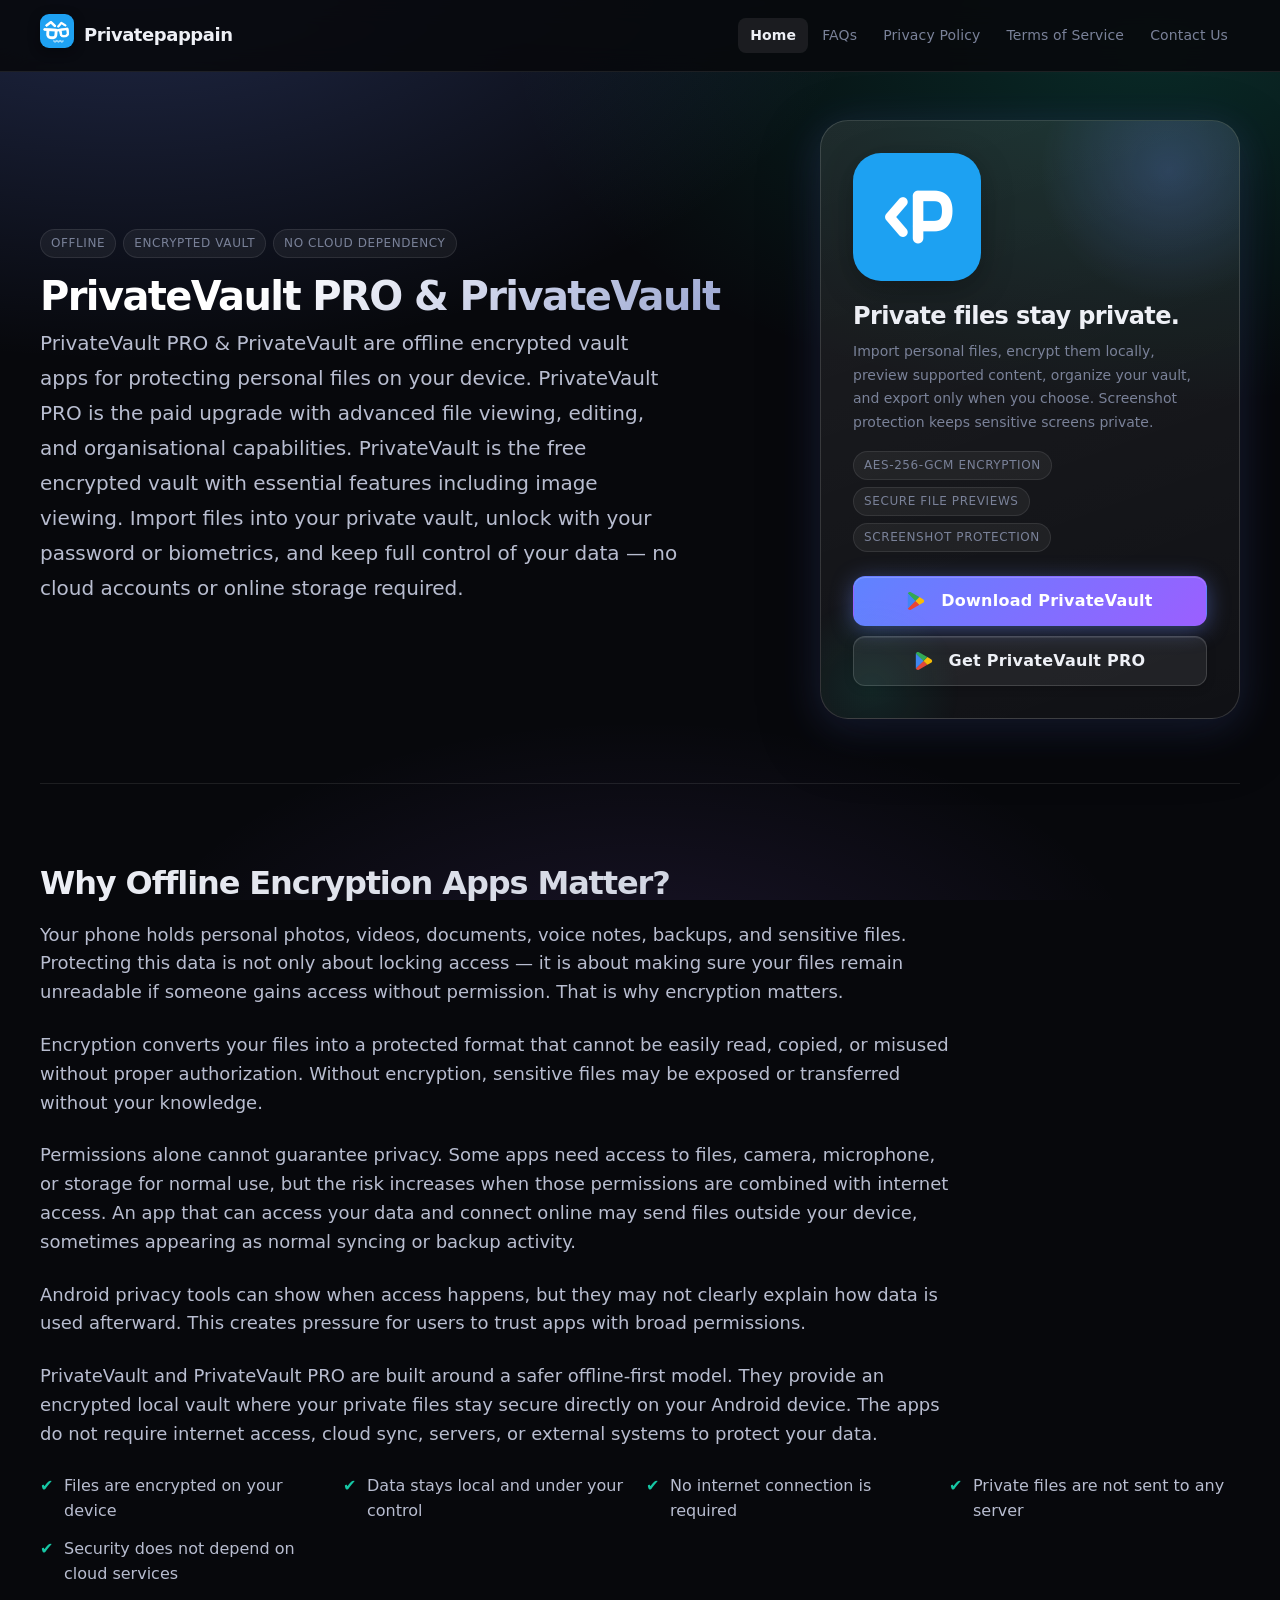
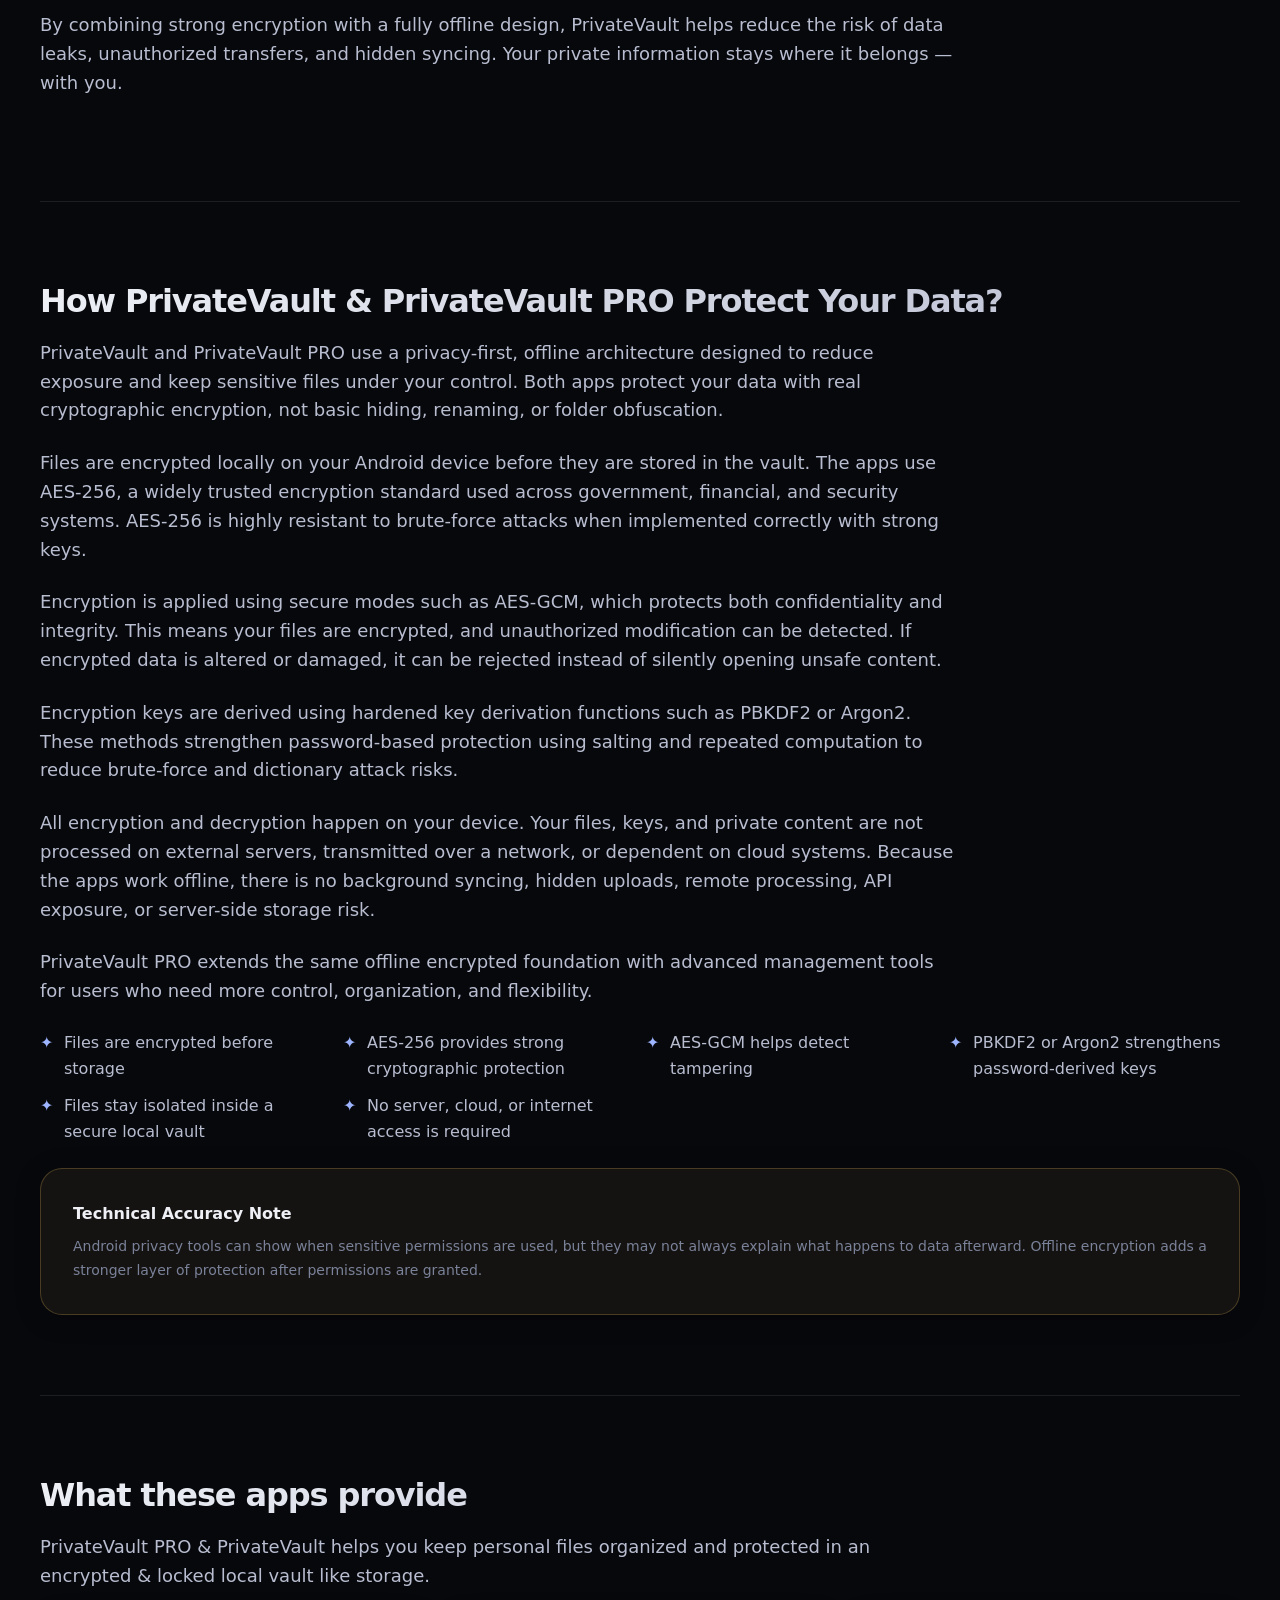
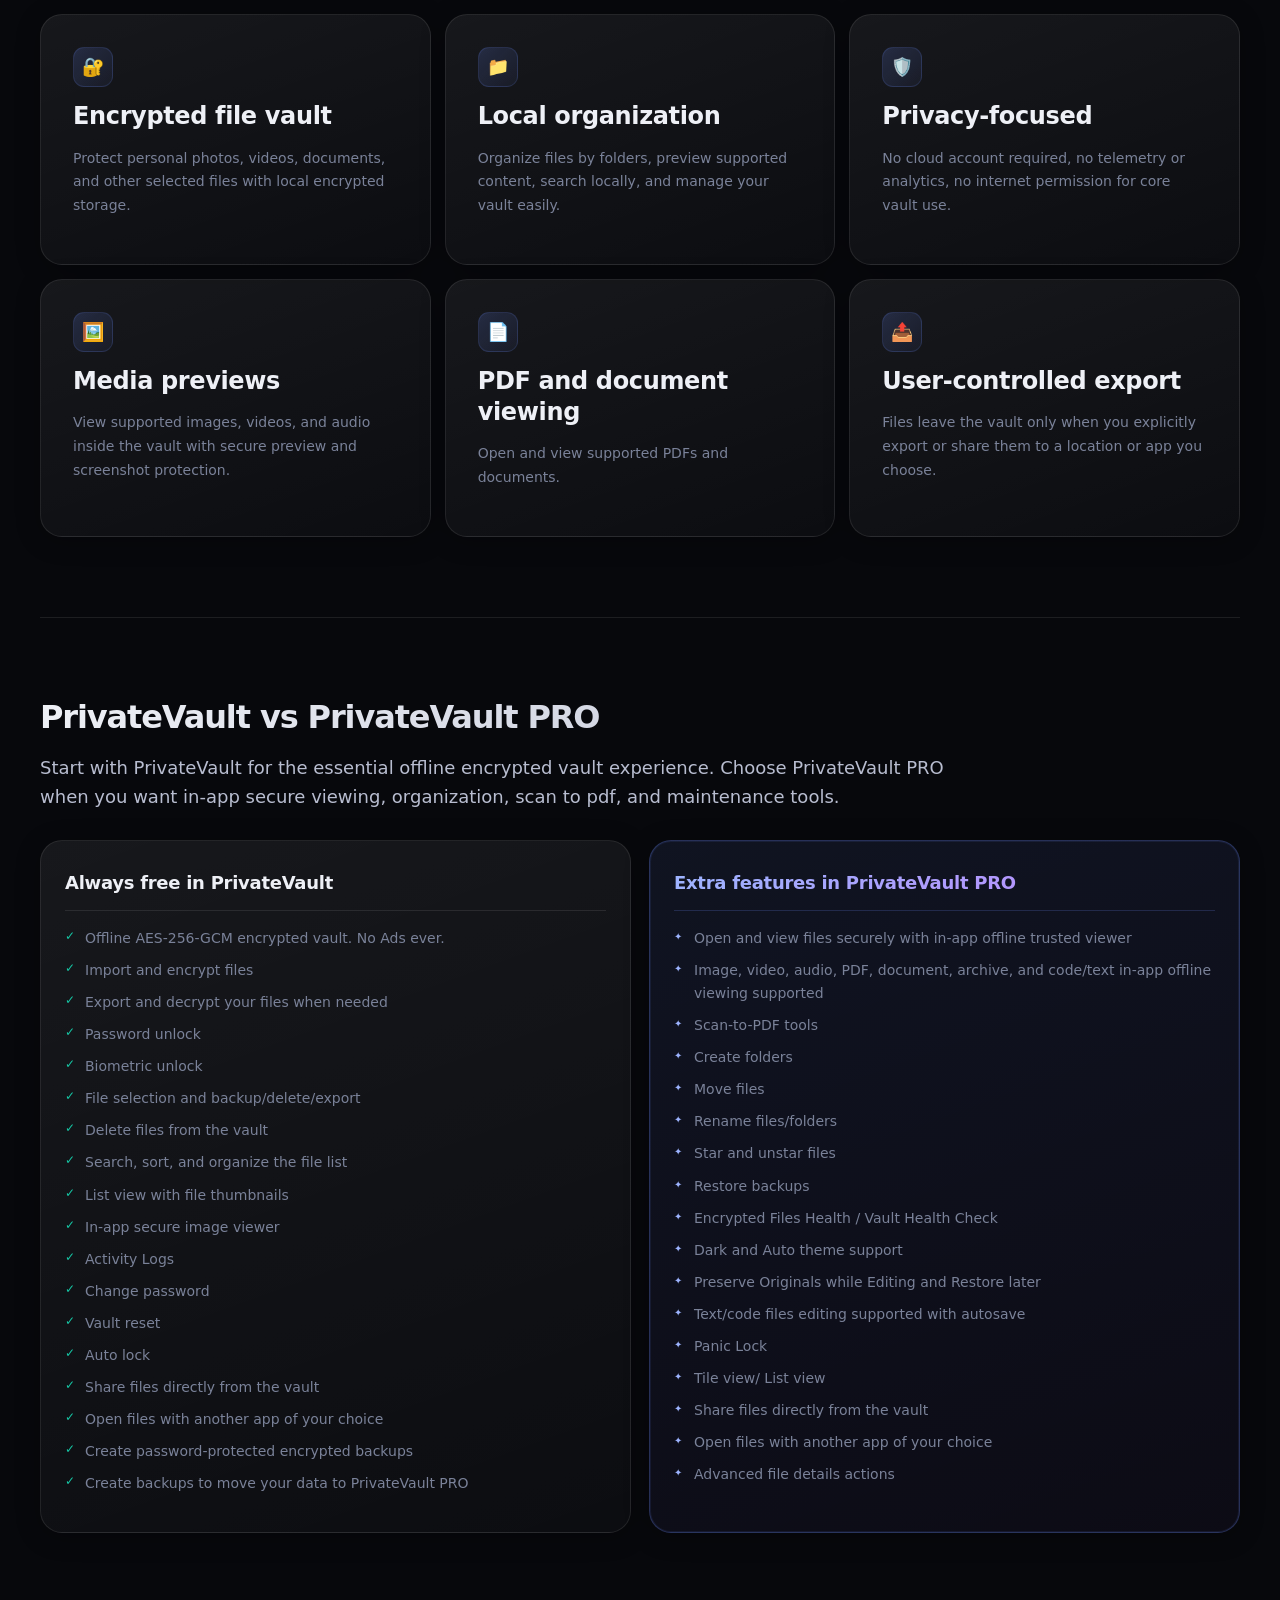
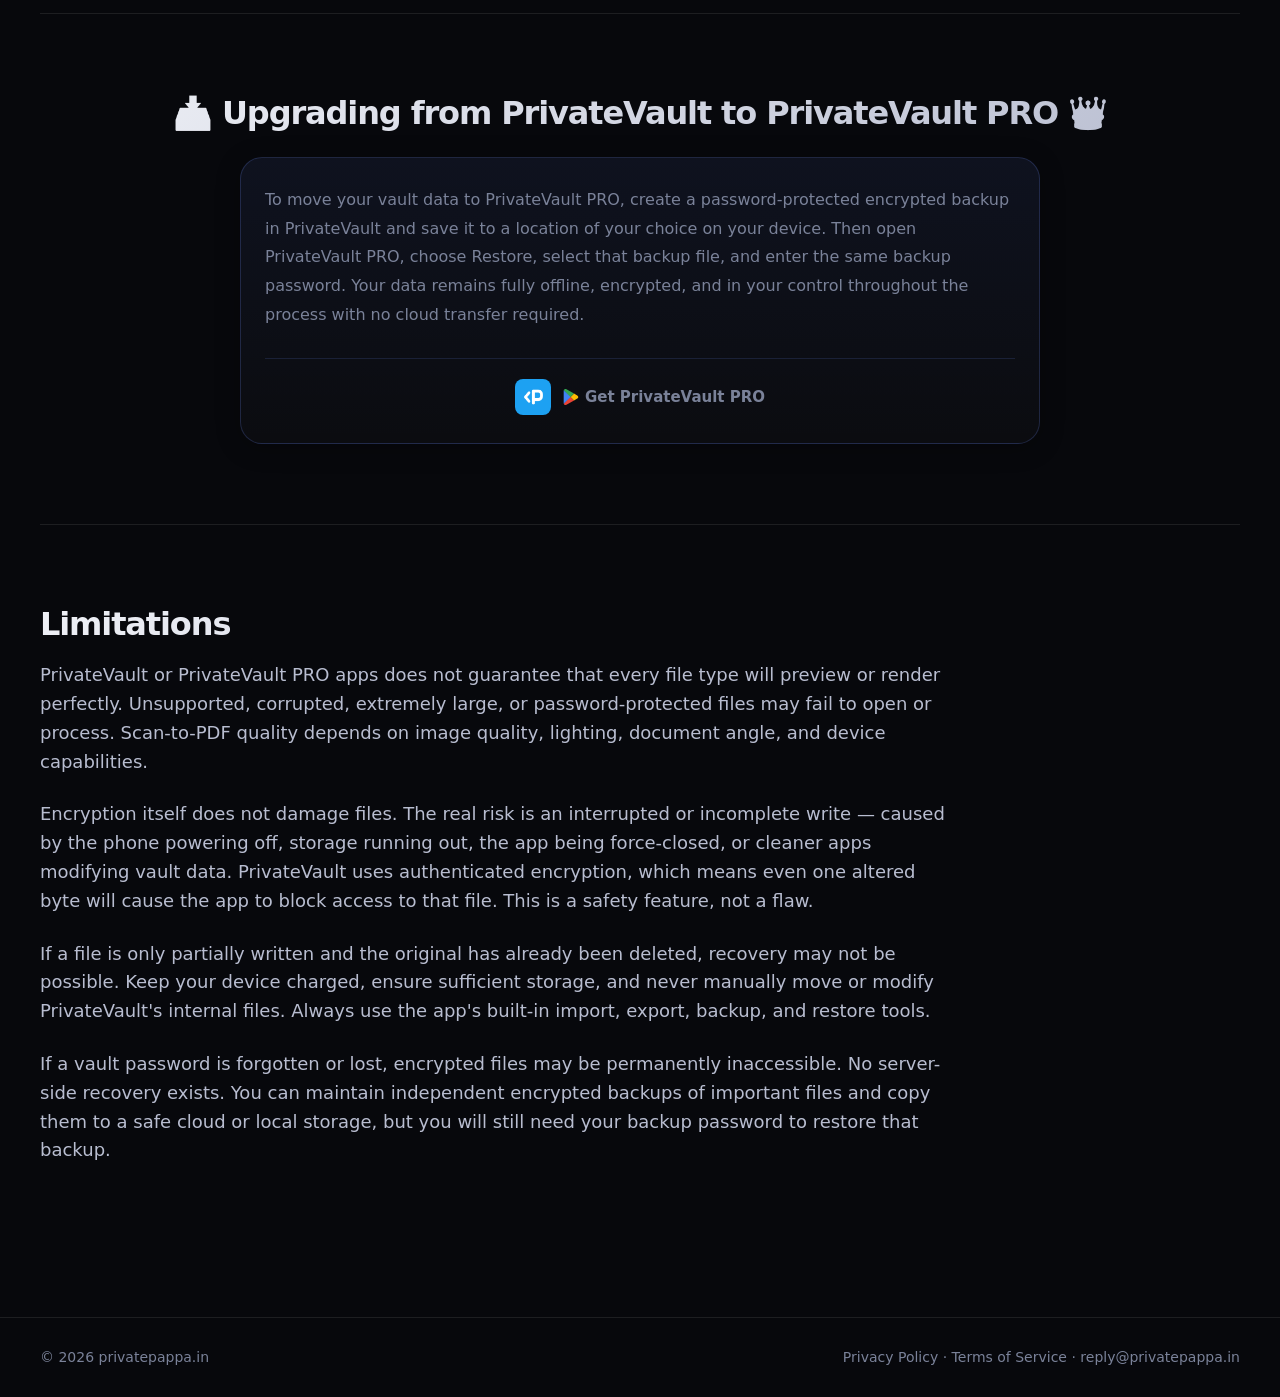
<file: index.html>
<!DOCTYPE html>
<html lang="en">
<head>
<meta charset="UTF-8" />
<meta name="viewport" content="width=device-width, initial-scale=1.0" />
<meta http-equiv="Content-Security-Policy" content="default-src 'self'; img-src 'self' data: blob:; style-src 'self' 'unsafe-inline' https://fonts.googleapis.com; font-src 'self' https://fonts.gstatic.com; script-src 'self' 'unsafe-inline' https://www.googletagmanager.com; frame-src https://docs.google.com; object-src 'none'; base-uri 'self'; frame-ancestors 'none'; form-action 'self';" />
<link rel="preconnect" href="https://fonts.googleapis.com" />
<link rel="preconnect" href="https://fonts.gstatic.com" crossorigin />
<!-- P5 FIX: Reduced from 5 weights (400;500;600;700;800) to 3 — fewer font files fetched -->
<link href="https://fonts.googleapis.com/css2?family=Inter:wght@400;600;700&display=swap" rel="stylesheet" />
<title>Privatepappa</title>
<meta name="description" content="PrivateVault PRO and PrivateVault are offline encrypted secure storage applications for safely storing and managing personal files on your Android device without cloud or internet access requirement." />
<link rel="icon" href="/favicon.ico" sizes="any">
<link rel="icon" type="image/png" sizes="48x48" href="/favicon-48x48.png">
<link rel="icon" type="image/png" sizes="96x96" href="/favicon-96x96.png">
<link rel="icon" type="image/png" sizes="192x192" href="/favicon-192x192.png">
<link rel="apple-touch-icon" sizes="180x180" href="/apple-touch-icon.png">
<link rel="manifest" href="/site.webmanifest">
<link rel="stylesheet" href="./css/style.css" />
<script src="./js/app.js" defer></script>
<!-- Open Graph -->
<meta property="og:type" content="website" />
<meta property="og:site_name" content="PrivateVault PRO &amp; PrivateVault" />
<meta property="og:url" content="https://privatepappa.in/" />
<meta property="og:title" content="PrivateVault PRO &amp; PrivateVault - Offline Encrypted Vault" />
<meta property="og:description" content="PrivateVault PRO and PrivateVault are offline encrypted secure storage applications for safely storing and managing personal files on your Android device without cloud or internet access requirement." />
<meta property="og:image" content="https://privatepappa.in/assets/logo.png" />
<meta property="og:image:width" content="512" />
<meta property="og:image:height" content="512" />
<meta property="og:image:type" content="image/png" />
<meta property="og:image:alt" content="PrivateVault app icon" />
<!-- Canonical -->
<link rel="canonical" href="https://privatepappa.in/" />
<!-- Structured Data -->
<script type="application/ld+json">
{
  "@context": "https://schema.org",
  "@type": "WebSite",
  "name": "PrivateVault PRO & PrivateVault",
  "url": "https://privatepappa.in",
  "logo": "https://privatepappa.in/assets/logo.png",
  "description": "PrivateVault PRO and PrivateVault are offline encrypted secure storage applications for safely storing and managing personal files on your Android device without cloud or internet access requirement."
}
</script>
<meta name="google-site-verification" content="xJtdVeTV1AvSoJhAOPh_YrKg8Kxdz2RV0wTcuHZiU80" />
  <!-- Google tag (gtag.js) -->
<script async src="https://www.googletagmanager.com/gtag/js?id=AW-18250508271"></script>
<script>
  window.dataLayer = window.dataLayer || [];
  function gtag(){dataLayer.push(arguments);}
  gtag('js', new Date());

  gtag('config', 'AW-18250508271');
</script>

</head>
<body>
<header class="site-header">
  <nav class="navbar">
    <div class="brand">
      <a href="/" aria-label="Privatepappain home">
      <!-- P6 FIX: explicit width/height prevents layout shift -->
        <img src="./assets/logo.png" alt="Privatepappain logo" width="34" height="34" />
      </a>
      <a class="brand-name" href="https://play.google.com/store/apps/dev?id=5408184378487018251" target="_blank" rel="noopener noreferrer" aria-label="Privatepappain on Google Play">Privatepappain</a>
    </div>
    <div class="nav-links" aria-label="Main navigation">
      <a class="active" href="/">Home</a>
      <a class="" href="./faq.html">FAQs</a>
      <a class="" href="./privacy-policy.html">Privacy Policy</a>
      <a class="" href="./terms-of-service.html">Terms of Service</a>
      <a class="" href="./contact-us.html">Contact Us</a>
    </div>
  </nav>
</header>
<main class="page">
  <section class="hero">
    <div>
      <div class="badge-row">
        <span class="badge">Offline</span>
        <span class="badge">Encrypted vault</span>
        <span class="badge">No cloud dependency</span>
      </div>
      <h1>PrivateVault PRO &amp; PrivateVault</h1>
      <p>
        PrivateVault PRO &amp; PrivateVault are offline encrypted vault apps for protecting personal files on your device. PrivateVault PRO is the paid upgrade with advanced file viewing, editing, and organisational capabilities. PrivateVault is the free encrypted vault with essential features including image viewing. Import files into your private vault, unlock with your password or biometrics, and keep full control of your data — no cloud accounts or online storage required.
      </p>
      
    </div>

    <aside class="hero-card">
      <!-- P7 FIX: replaced fake SVG (embedded base64 PNG) with direct PNG -->
      <img class="app-icon-large" src="./assets/app-icon.png" alt="PrivateVault icon" width="128" height="128" />
      <h2>Private files stay private.</h2>
      <p>
        Import personal files, encrypt them locally, preview supported content,
        organize your vault, and export only when you choose. Screenshot protection
        keeps sensitive screens private.
      </p>
      <div class="badge-row">
        <span class="badge">AES-256-GCM encryption</span>
        <span class="badge">Secure file previews</span>
        <span class="badge">Screenshot protection</span>
      </div>
      <div class="cta-row">
        <a class="btn btn-primary" href="https://play.google.com/store/apps/details?id=com.privatepappain.privatevault" target="_blank" rel="noopener">
          <svg xmlns="http://www.w3.org/2000/svg" viewBox="0 0 466 511.98" width="18" height="18" style="vertical-align: middle; margin-right: 8px;">
            <g fill-rule="nonzero">
              <path fill="#EA4335" d="M199.9 237.8 1.4 470.17c7.22 24.57 30.16 41.81 55.8 41.81 11.16 0 20.93-2.79 29.3-8.37l244.16-139.46L199.9 237.8z"/>
              <path fill="#FBBC04" d="m433.91 205.1-104.65-60-111.61 110.22 113.01 108.83 104.64-58.6c18.14-9.77 30.7-29.3 30.7-50.23-1.4-20.93-13.95-40.46-32.09-50.22z"/>
              <path fill="#34A853" d="M199.42 273.45 329.27 145.1 87.9 8.37C79.53 2.79 68.36 0 57.2 0 30.7 0 6.98 18.14 1.4 41.86l198.02 231.59z"/>
              <path fill="#4285F4" d="M1.39 41.86C0 46.04 0 51.63 0 57.2v397.64c0 5.57 0 9.76 1.4 15.34l216.27-214.86L1.39 41.86z"/>
            </g>
          </svg>Download PrivateVault
        </a>
        <a class="btn btn-secondary" href="https://play.google.com/store/apps/details?id=com.privatepappain.privatevault.pro" target="_blank" rel="noopener">
          <svg xmlns="http://www.w3.org/2000/svg" viewBox="0 0 466 511.98" width="18" height="18" style="vertical-align: middle; margin-right: 8px;">
            <g fill-rule="nonzero">
              <path fill="#EA4335" d="M199.9 237.8 1.4 470.17c7.22 24.57 30.16 41.81 55.8 41.81 11.16 0 20.93-2.79 29.3-8.37l244.16-139.46L199.9 237.8z"/>
              <path fill="#FBBC04" d="m433.91 205.1-104.65-60-111.61 110.22 113.01 108.83 104.64-58.6c18.14-9.77 30.7-29.3 30.7-50.23-1.4-20.93-13.95-40.46-32.09-50.22z"/>
              <path fill="#34A853" d="M199.42 273.45 329.27 145.1 87.9 8.37C79.53 2.79 68.36 0 57.2 0 30.7 0 6.98 18.14 1.4 41.86l198.02 231.59z"/>
              <path fill="#4285F4" d="M1.39 41.86C0 46.04 0 51.63 0 57.2v397.64c0 5.57 0 9.76 1.4 15.34l216.27-214.86L1.39 41.86z"/>
            </g>
          </svg>Get PrivateVault PRO
        </a>
      </div>

    </aside>
  </section>

  <section class="section">
    <h2>Why Offline Encryption Apps Matter?</h2>
    <p class="section-lead">
      Your phone holds personal photos, videos, documents, voice notes, backups, and sensitive files. Protecting this data is not only about locking access — it is about making sure your files remain unreadable if someone gains access without permission. That is why encryption matters.
    </p>
    <p class="section-lead">
      Encryption converts your files into a protected format that cannot be easily read, copied, or misused without proper authorization. Without encryption, sensitive files may be exposed or transferred without your knowledge.
    </p>
    <p class="section-lead">
      Permissions alone cannot guarantee privacy. Some apps need access to files, camera, microphone, or storage for normal use, but the risk increases when those permissions are combined with internet access. An app that can access your data and connect online may send files outside your device, sometimes appearing as normal syncing or backup activity.
    </p>
    <p class="section-lead">
      Android privacy tools can show when access happens, but they may not clearly explain how data is used afterward. This creates pressure for users to trust apps with broad permissions.
    </p>
    <p class="section-lead">
      PrivateVault and PrivateVault PRO are built around a safer offline-first model. They provide an encrypted local vault where your private files stay secure directly on your Android device. The apps do not require internet access, cloud sync, servers, or external systems to protect your data.
    </p>
    <div style="margin: 24px 0;">
      <ul style="list-style: none; padding: 0; display: grid; grid-template-columns: repeat(auto-fit, minmax(280px, 1fr)); gap: 12px;">
        <li style="position: relative; padding-left: 24px; color: var(--text-secondary); font-size: var(--text-base);"><span style="position: absolute; left: 0; color: var(--accent-2);">✔</span> Files are encrypted on your device</li>
        <li style="position: relative; padding-left: 24px; color: var(--text-secondary); font-size: var(--text-base);"><span style="position: absolute; left: 0; color: var(--accent-2);">✔</span> Data stays local and under your control</li>
        <li style="position: relative; padding-left: 24px; color: var(--text-secondary); font-size: var(--text-base);"><span style="position: absolute; left: 0; color: var(--accent-2);">✔</span> No internet connection is required</li>
        <li style="position: relative; padding-left: 24px; color: var(--text-secondary); font-size: var(--text-base);"><span style="position: absolute; left: 0; color: var(--accent-2);">✔</span> Private files are not sent to any server</li>
        <li style="position: relative; padding-left: 24px; color: var(--text-secondary); font-size: var(--text-base);"><span style="position: absolute; left: 0; color: var(--accent-2);">✔</span> Security does not depend on cloud services</li>
      </ul>
    </div>
    <p class="section-lead">
      By combining strong encryption with a fully offline design, PrivateVault helps reduce the risk of data leaks, unauthorized transfers, and hidden syncing. Your private information stays where it belongs — with you.
    </p>
  </section>

  <section class="section">
    <h2>How PrivateVault &amp; PrivateVault PRO Protect Your Data?</h2>
    <p class="section-lead">
      PrivateVault and PrivateVault PRO use a privacy-first, offline architecture designed to reduce exposure and keep sensitive files under your control. Both apps protect your data with real cryptographic encryption, not basic hiding, renaming, or folder obfuscation.
    </p>
    <p class="section-lead">
      Files are encrypted locally on your Android device before they are stored in the vault. The apps use AES-256, a widely trusted encryption standard used across government, financial, and security systems. AES-256 is highly resistant to brute-force attacks when implemented correctly with strong keys.
    </p>
    <p class="section-lead">
      Encryption is applied using secure modes such as AES-GCM, which protects both confidentiality and integrity. This means your files are encrypted, and unauthorized modification can be detected. If encrypted data is altered or damaged, it can be rejected instead of silently opening unsafe content.
    </p>
    <p class="section-lead">
      Encryption keys are derived using hardened key derivation functions such as PBKDF2 or Argon2. These methods strengthen password-based protection using salting and repeated computation to reduce brute-force and dictionary attack risks.
    </p>
    <p class="section-lead">
      All encryption and decryption happen on your device. Your files, keys, and private content are not processed on external servers, transmitted over a network, or dependent on cloud systems. Because the apps work offline, there is no background syncing, hidden uploads, remote processing, API exposure, or server-side storage risk.
    </p>
    <p class="section-lead">
      PrivateVault PRO extends the same offline encrypted foundation with advanced management tools for users who need more control, organization, and flexibility.
    </p>
    <div style="margin: 24px 0;">
      <ul style="list-style: none; padding: 0; display: grid; grid-template-columns: repeat(auto-fit, minmax(280px, 1fr)); gap: 12px;">
        <li style="position: relative; padding-left: 24px; color: var(--text-secondary); font-size: var(--text-base);"><span style="position: absolute; left: 0; color: var(--accent-light);">✦</span> Files are encrypted before storage</li>
        <li style="position: relative; padding-left: 24px; color: var(--text-secondary); font-size: var(--text-base);"><span style="position: absolute; left: 0; color: var(--accent-light);">✦</span> AES-256 provides strong cryptographic protection</li>
        <li style="position: relative; padding-left: 24px; color: var(--text-secondary); font-size: var(--text-base);"><span style="position: absolute; left: 0; color: var(--accent-light);">✦</span> AES-GCM helps detect tampering</li>
        <li style="position: relative; padding-left: 24px; color: var(--text-secondary); font-size: var(--text-base);"><span style="position: absolute; left: 0; color: var(--accent-light);">✦</span> PBKDF2 or Argon2 strengthens password-derived keys</li>
        <li style="position: relative; padding-left: 24px; color: var(--text-secondary); font-size: var(--text-base);"><span style="position: absolute; left: 0; color: var(--accent-light);">✦</span> Files stay isolated inside a secure local vault</li>
        <li style="position: relative; padding-left: 24px; color: var(--text-secondary); font-size: var(--text-base);"><span style="position: absolute; left: 0; color: var(--accent-light);">✦</span> No server, cloud, or internet access is required</li>
      </ul>
    </div>
    <article class="policy-card notice" style="margin-top: 24px;">
      <h3 style="margin-top: 0; margin-bottom: 8px; font-size: var(--text-base); color: var(--text);">Technical Accuracy Note</h3>
      <p style="margin: 0; font-size: var(--text-sm); color: var(--muted);">
        Android privacy tools can show when sensitive permissions are used, but they may not always explain what happens to data afterward. Offline encryption adds a stronger layer of protection after permissions are granted.
      </p>
    </article>
  </section>

  <section class="section">
    <h2>What these apps provide</h2>
    <p class="section-lead">
      PrivateVault PRO &amp; PrivateVault helps you keep personal files organized and protected in an encrypted & locked local vault like storage.
    </p>
    <div class="grid">
      <article class="card">
        <div class="feature-icon">🔐</div>
        <h3>Encrypted file vault</h3>
        <p>Protect personal photos, videos, documents, and other selected files with local encrypted storage.</p>
      </article>
      <article class="card">
        <div class="feature-icon">📁</div>
        <h3>Local organization</h3>
        <p>Organize files by folders, preview supported content, search locally, and manage your vault easily.</p>
      </article>
      <article class="card">
        <div class="feature-icon">🛡️</div>
        <h3>Privacy-focused</h3>
        <p>No cloud account required, no telemetry or analytics, no internet permission for core vault use.</p>
      </article>
      <article class="card">
        <div class="feature-icon">🖼️</div>
        <h3>Media previews</h3>
        <p>View supported images, videos, and audio inside the vault with secure preview and screenshot protection.</p>
      </article>
      <article class="card">
        <div class="feature-icon">📄</div>
        <h3>PDF and document viewing</h3>
        <p>Open and view supported PDFs and documents.</p>
      </article>
      <article class="card">
        <div class="feature-icon">📤</div>
        <h3>User-controlled export</h3>
        <p>Files leave the vault only when you explicitly export or share them to a location or app you choose.</p>
      </article>
    </div>
  </section>

  <section class="section">
    <h2>PrivateVault vs PrivateVault PRO</h2>
    <p class="section-lead">
      Start with PrivateVault for the essential offline encrypted vault experience. Choose PrivateVault PRO when you want in-app secure viewing, organization, scan to pdf, and maintenance tools.
    </p>
    <div class="comparison-grid">
      <div class="comparison-card">
        <h3>Always free in PrivateVault</h3>
        <ul class="comparison-list">
          <li>Offline AES-256-GCM encrypted vault. No Ads ever.</li>
          <li>Import and encrypt files</li>
          <li>Export and decrypt your files when needed</li>
          <li>Password unlock</li>
          <li>Biometric unlock</li>
          <li>File selection and backup/delete/export</li>
          <li>Delete files from the vault</li>
          <li>Search, sort, and organize the file list</li>
          <li>List view with file thumbnails</li>
          <li>In-app secure image viewer</li>
          <li>Activity Logs</li>
          <li>Change password</li>
          <li>Vault reset</li>
          <li>Auto lock</li>
          <li>Share files directly from the vault</li>
          <li>Open files with another app of your choice</li>
          <li>Create password-protected encrypted backups</li>
          <li>Create backups to move your data to PrivateVault PRO</li>
        </ul>
      </div>
      <div class="comparison-card pro-card">
        <h3>Extra features in PrivateVault PRO</h3>
        <ul class="comparison-list">
          <li>Open and view files securely with in-app offline trusted viewer</li>
          <li>Image, video, audio, PDF, document, archive, and code/text in-app offline viewing supported</li>
          <li>Scan-to-PDF tools</li>
          <li>Create folders</li>
          <li>Move files</li>
          <li>Rename files/folders</li>
          <li>Star and unstar files</li>
          <li>Restore backups</li>
          <li>Encrypted Files Health / Vault Health Check</li>
          <li>Dark and Auto theme support</li>
          <li>Preserve Originals while Editing and Restore later</li>
          <li>Text/code files editing supported with autosave</li>
          <li>Panic Lock</li>
          <li>Tile view/ List view</li>
          <li>Share files directly from the vault</li>
          <li>Open files with another app of your choice</li>
          <li>Advanced file details actions</li>
        </ul>
      </div>
    </div>
  </section>

  <section class="section" style="text-align: center;">
    <h2>&#x1F4E5; Upgrading from PrivateVault to PrivateVault PRO &#x1F451;</h2>
    <div class="comparison-card" style="max-width: 800px; margin: 24px auto 0; text-align: left; background: linear-gradient(180deg, rgba(109, 141, 255, 0.08), rgba(255, 255, 255, 0.02)); border-color: rgba(109, 141, 255, 0.2);">
      <p style="font-size: 16px; line-height: 1.8; color: var(--muted); margin: 0 0 28px 0;">
        To move your vault data to PrivateVault PRO, create a password-protected encrypted backup in PrivateVault and save it to a location of your choice on your device. Then open PrivateVault PRO, choose Restore, select that backup file, and enter the same backup password. Your data remains fully offline, encrypted, and in your control throughout the process with no cloud transfer required.
      </p>
      <div style="display: flex; flex-direction: column; align-items: center; padding-top: 20px; border-top: 1px solid rgba(109, 141, 255, 0.15);">
        <a href="https://play.google.com/store/apps/details?id=com.privatepappain.privatevault.pro" target="_blank" rel="noopener" style="display: flex; align-items: center; gap: 12px; text-decoration: none; color: inherit; transition: opacity 0.25s;" onmouseover="this.style.opacity='0.85'" onmouseout="this.style.opacity='1'">
          <img src="./assets/app-icon.svg" alt="PrivateVault PRO icon" style="width: 36px; height: 36px; border-radius: 8px;" />
          <span style="font-size: 15px; color: var(--muted); font-weight: 600; display: inline-flex; align-items: center; gap: 6px;">
            <svg xmlns="http://www.w3.org/2000/svg" viewBox="0 0 466 511.98" width="16" height="16" style="vertical-align: middle;">
              <g fill-rule="nonzero">
                <path fill="#EA4335" d="M199.9 237.8 1.4 470.17c7.22 24.57 30.16 41.81 55.8 41.81 11.16 0 20.93-2.79 29.3-8.37l244.16-139.46L199.9 237.8z"/>
                <path fill="#FBBC04" d="m433.91 205.1-104.65-60-111.61 110.22 113.01 108.83 104.64-58.6c18.14-9.77 30.7-29.3 30.7-50.23-1.4-20.93-13.95-40.46-32.09-50.22z"/>
                <path fill="#34A853" d="M199.42 273.45 329.27 145.1 87.9 8.37C79.53 2.79 68.36 0 57.2 0 30.7 0 6.98 18.14 1.4 41.86l198.02 231.59z"/>
                <path fill="#4285F4" d="M1.39 41.86C0 46.04 0 51.63 0 57.2v397.64c0 5.57 0 9.76 1.4 15.34l216.27-214.86L1.39 41.86z"/>
              </g>
            </svg>
            Get PrivateVault PRO
          </span>
        </a>
      </div>
    </div>
  </section>

  <section class="section">
    <h2>Limitations</h2>
    <p class="section-lead">
      PrivateVault or PrivateVault PRO apps does not guarantee that every file type will preview or render perfectly.
      Unsupported, corrupted, extremely large, or password-protected files may fail to open or process.
      Scan-to-PDF quality depends on image quality, lighting, document angle, and device capabilities.
    </p>
    <p class="section-lead">
      Encryption itself does not damage files. The real risk is an interrupted or incomplete write — caused by the phone powering off, storage running out, the app being force-closed, or cleaner apps modifying vault data. PrivateVault uses authenticated encryption, which means even one altered byte will cause the app to block access to that file. This is a safety feature, not a flaw.
    </p>
    <p class="section-lead">
      If a file is only partially written and the original has already been deleted, recovery may not be possible. Keep your device charged, ensure sufficient storage, and never manually move or modify PrivateVault's internal files. Always use the app's built-in import, export, backup, and restore tools.
    </p>
    <p class="section-lead">
      If a vault password is forgotten or lost, encrypted files may be permanently inaccessible. No server-side recovery exists. You can maintain independent encrypted backups of important files and copy them to a safe cloud or local storage, but you will still need your backup password to restore that backup.
    </p>
  </section>
</main>
<footer class="site-footer">
  <div class="footer-inner">
    <span>© 2026 privatepappa.in</span>
    <span>
      <a href="./privacy-policy.html">Privacy Policy</a> ·
      <a href="./terms-of-service.html">Terms of Service</a> ·
      <a href="mailto:reply@privatepappa.in">reply@privatepappa.in</a>
    </span>
  </div>
</footer>
</body>
</html>
</file>
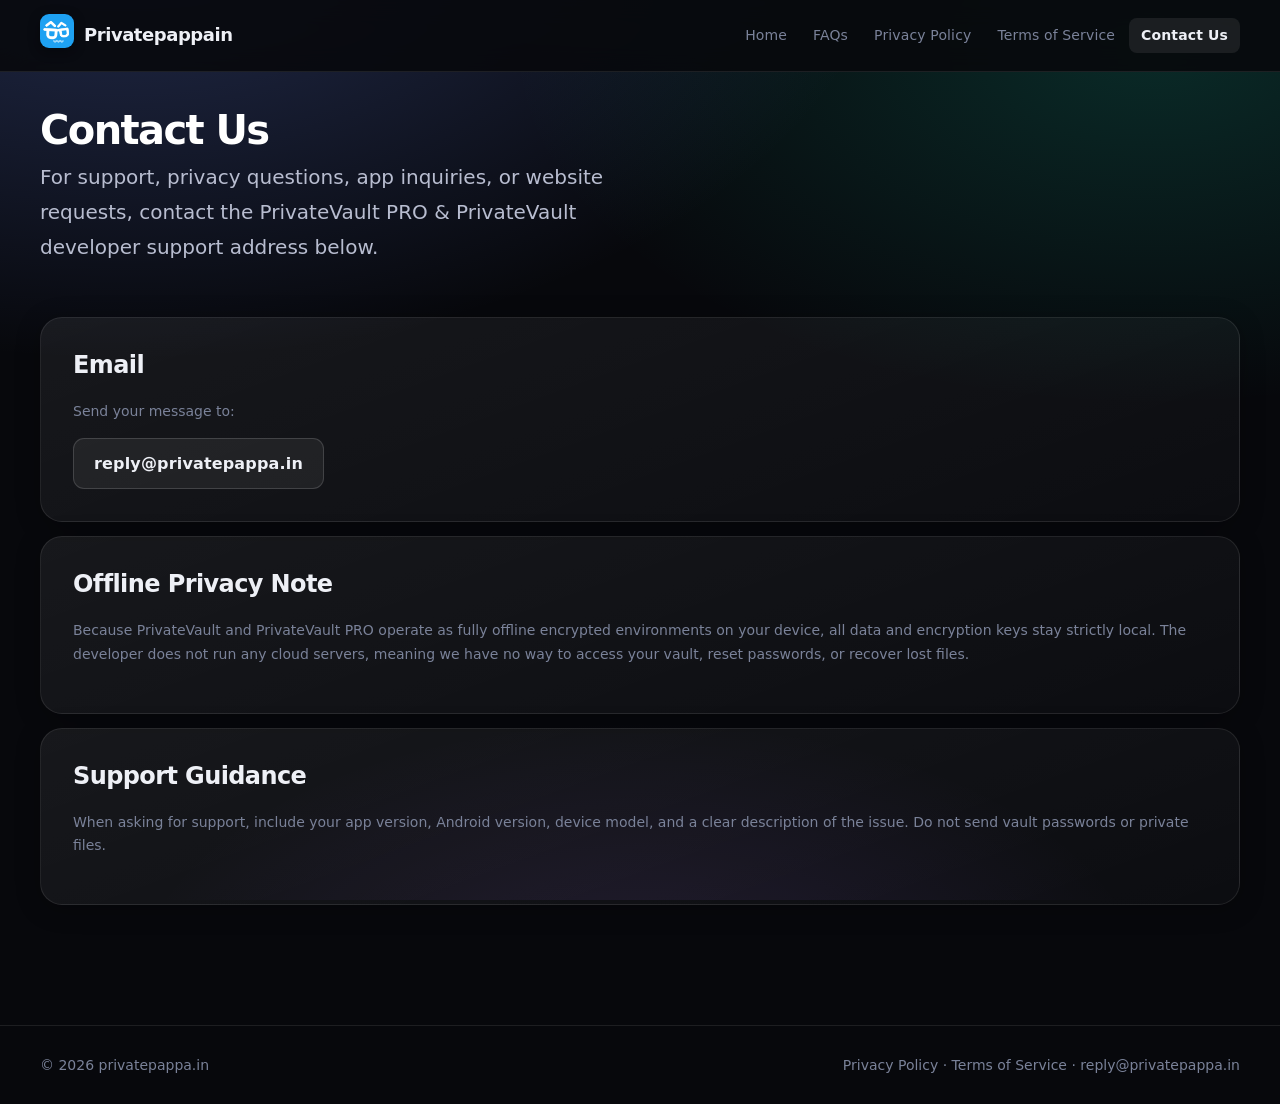
<file: contact-us.html>
<!DOCTYPE html>
<html lang="en">
<head>
<meta charset="UTF-8" />
<meta name="viewport" content="width=device-width, initial-scale=1.0" />
<link rel="preconnect" href="https://fonts.googleapis.com" />
<link rel="preconnect" href="https://fonts.gstatic.com" crossorigin />
<link href="https://fonts.googleapis.com/css2?family=Inter:wght@400;600;700&display=swap" rel="stylesheet" />
<title>Contact Us - PrivateVault | Privatepappa</title>
<meta name="description" content="PrivateVault PRO and PrivateVault are offline encrypted secure storage applications for safely storing and managing personal files on your Android device without cloud or internet access requirement." />
<meta http-equiv="Content-Security-Policy" content="default-src 'self'; img-src 'self' data: blob:; style-src 'self' https://fonts.googleapis.com; font-src 'self' https://fonts.gstatic.com; script-src 'self'; object-src 'none'; base-uri 'self'; frame-ancestors 'none'; form-action 'self';" />
<link rel="icon" href="/favicon.ico" sizes="any">
<link rel="icon" type="image/png" sizes="48x48" href="/favicon-48x48.png">
<link rel="icon" type="image/png" sizes="96x96" href="/favicon-96x96.png">
<link rel="icon" type="image/png" sizes="192x192" href="/favicon-192x192.png">
<link rel="apple-touch-icon" sizes="180x180" href="/apple-touch-icon.png">
<link rel="manifest" href="/site.webmanifest">
<link rel="stylesheet" href="./css/style.css" />
<!-- Open Graph -->
<meta property="og:type" content="website" />
<meta property="og:site_name" content="PrivateVault PRO &amp; PrivateVault" />
<meta property="og:url" content="https://privatepappa.in/contact-us.html" />
<meta property="og:title" content="Contact Us - PrivateVault | Privatepappa" />
<meta property="og:description" content="PrivateVault PRO and PrivateVault are offline encrypted secure storage applications for safely storing and managing personal files on your Android device without cloud or internet access requirement." />
<meta property="og:image" content="https://privatepappa.in/assets/logo.png" />
<meta property="og:image:width" content="512" />
<meta property="og:image:height" content="512" />
<meta property="og:image:type" content="image/png" />
<meta property="og:image:alt" content="PrivateVault app icon" />
<!-- Canonical -->
<link rel="canonical" href="https://privatepappa.in/contact-us.html" />
<!-- Structured Data -->
<script type="application/ld+json">
{
  "@context": "https://schema.org",
  "@type": "WebSite",
  "name": "PrivateVault PRO & PrivateVault",
  "url": "https://privatepappa.in",
  "logo": "https://privatepappa.in/assets/logo.png",
  "description": "PrivateVault PRO and PrivateVault are offline encrypted secure storage applications for safely storing and managing personal files on your Android device without cloud or internet access requirement."
}
</script>
</head>
<body>
<header class="site-header">
  <nav class="navbar">
    <div class="brand">
      <a href="/" aria-label="Privatepappain home">
        <img src="./assets/logo.png" alt="Privatepappain logo" width="34" height="34" />
      </a>
      <a class="brand-name" href="https://play.google.com/store/apps/dev?id=5408184378487018251" target="_blank" rel="noopener noreferrer" aria-label="Privatepappain on Google Play">Privatepappain</a>
    </div>
    <div class="nav-links" aria-label="Main navigation">
      <a class="" href="/">Home</a>
      <a class="" href="./faq.html">FAQs</a>
      <a class="" href="./privacy-policy.html">Privacy Policy</a>
      <a class="" href="./terms-of-service.html">Terms of Service</a>
      <a class="active" href="./contact-us.html">Contact Us</a>
    </div>
  </nav>
</header>
<main class="page">
  <section class="page-title">
    <h1>Contact Us</h1>
    <p>
      For support, privacy questions, app inquiries, or website requests, contact the
      PrivateVault PRO &amp; PrivateVault developer support address below.
    </p>
  </section>

  <section class="content-stack">
    <article class="policy-card">
      <h2>Email</h2>
      <p>Send your message to:</p>
      <a class="contact-box" href="mailto:reply@privatepappa.in">reply@privatepappa.in</a>
    </article>

    <article class="policy-card">
      <h2>Offline Privacy Note</h2>
      <p>
        Because PrivateVault and PrivateVault PRO operate as fully offline encrypted environments on your device, all data and encryption keys stay strictly local. The developer does not run any cloud servers, meaning we have no way to access your vault, reset passwords, or recover lost files.
      </p>
    </article>

    <article class="policy-card">
      <h2>Support Guidance</h2>
      <p>
        When asking for support, include your app version, Android version, device model,
        and a clear description of the issue. Do not send vault passwords or private files.
      </p>
    </article>
  </section>
</main>
<footer class="site-footer">
  <div class="footer-inner">
    <span>© 2026 privatepappa.in</span>
    <span>
      <a href="./privacy-policy.html">Privacy Policy</a> ·
      <a href="./terms-of-service.html">Terms of Service</a> ·
      <a href="mailto:reply@privatepappa.in">reply@privatepappa.in</a>
    </span>
  </div>
</footer>
</body>
</html>
</file>
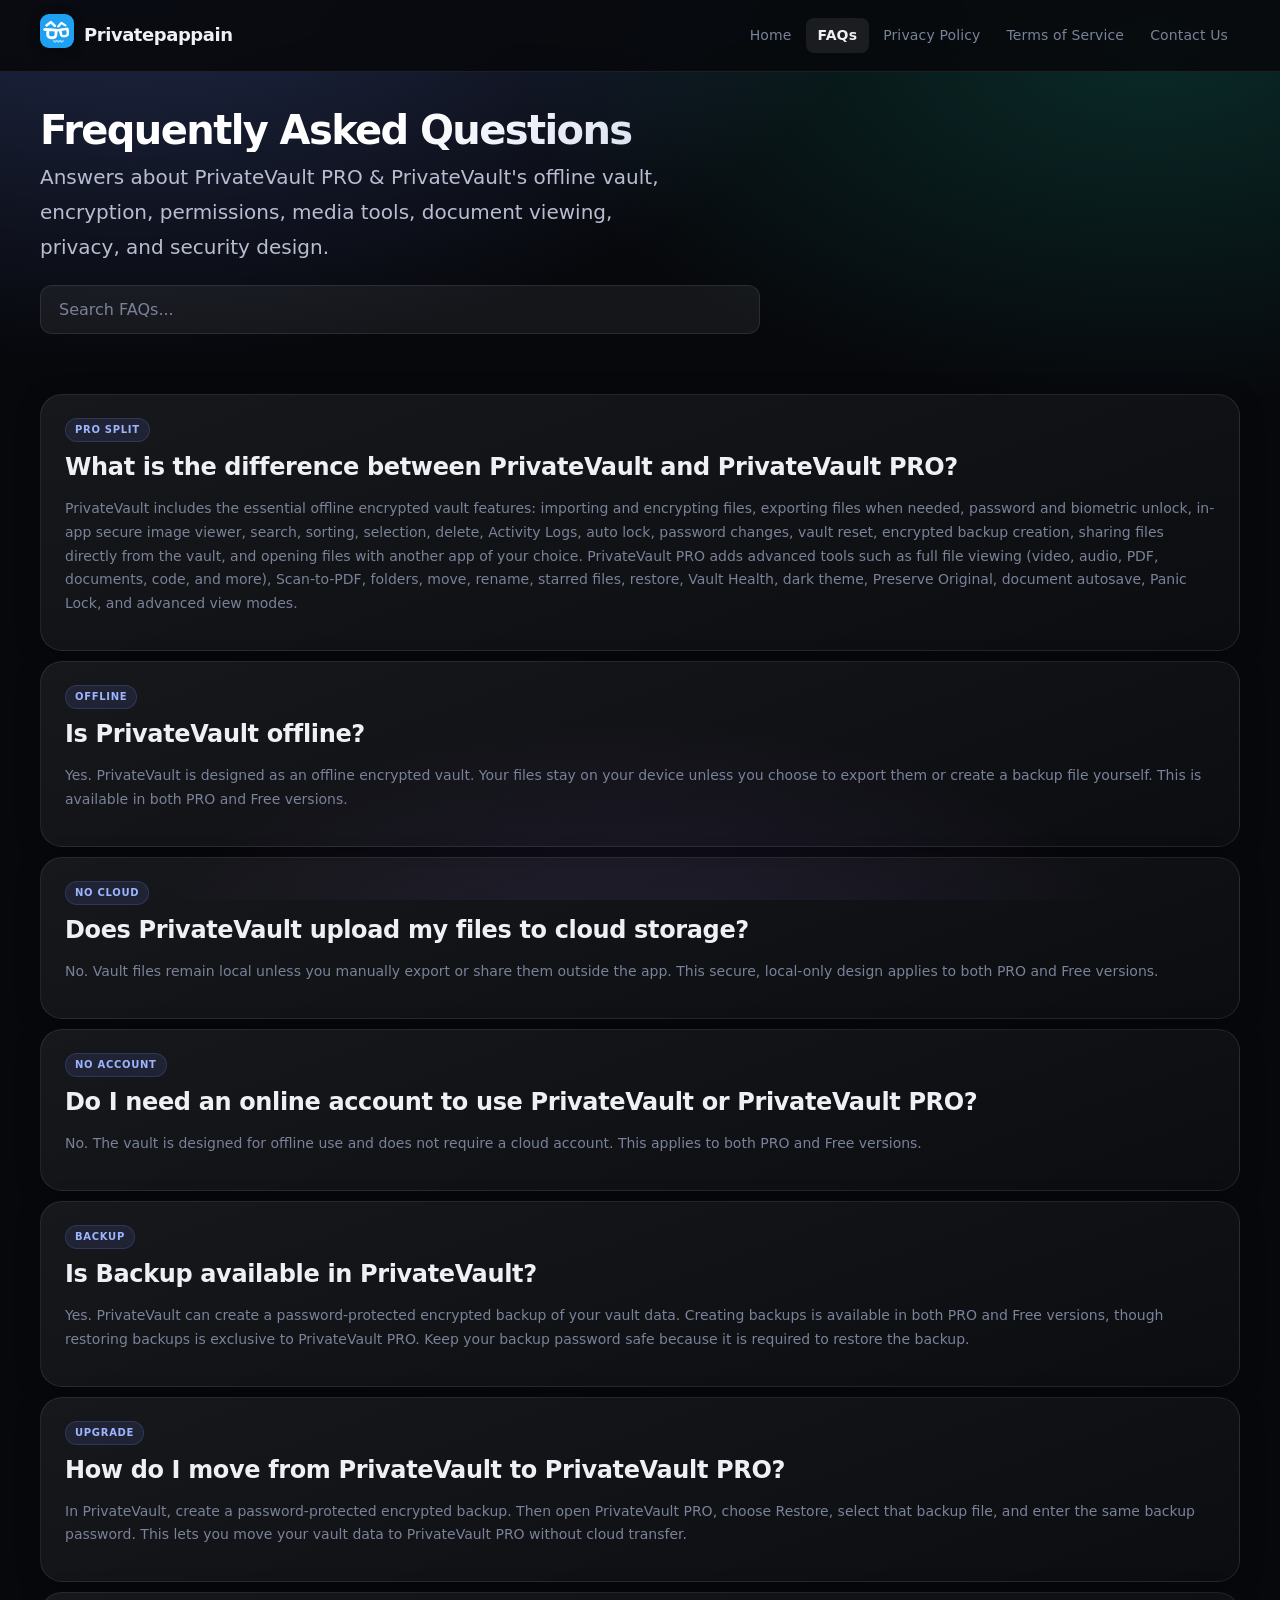
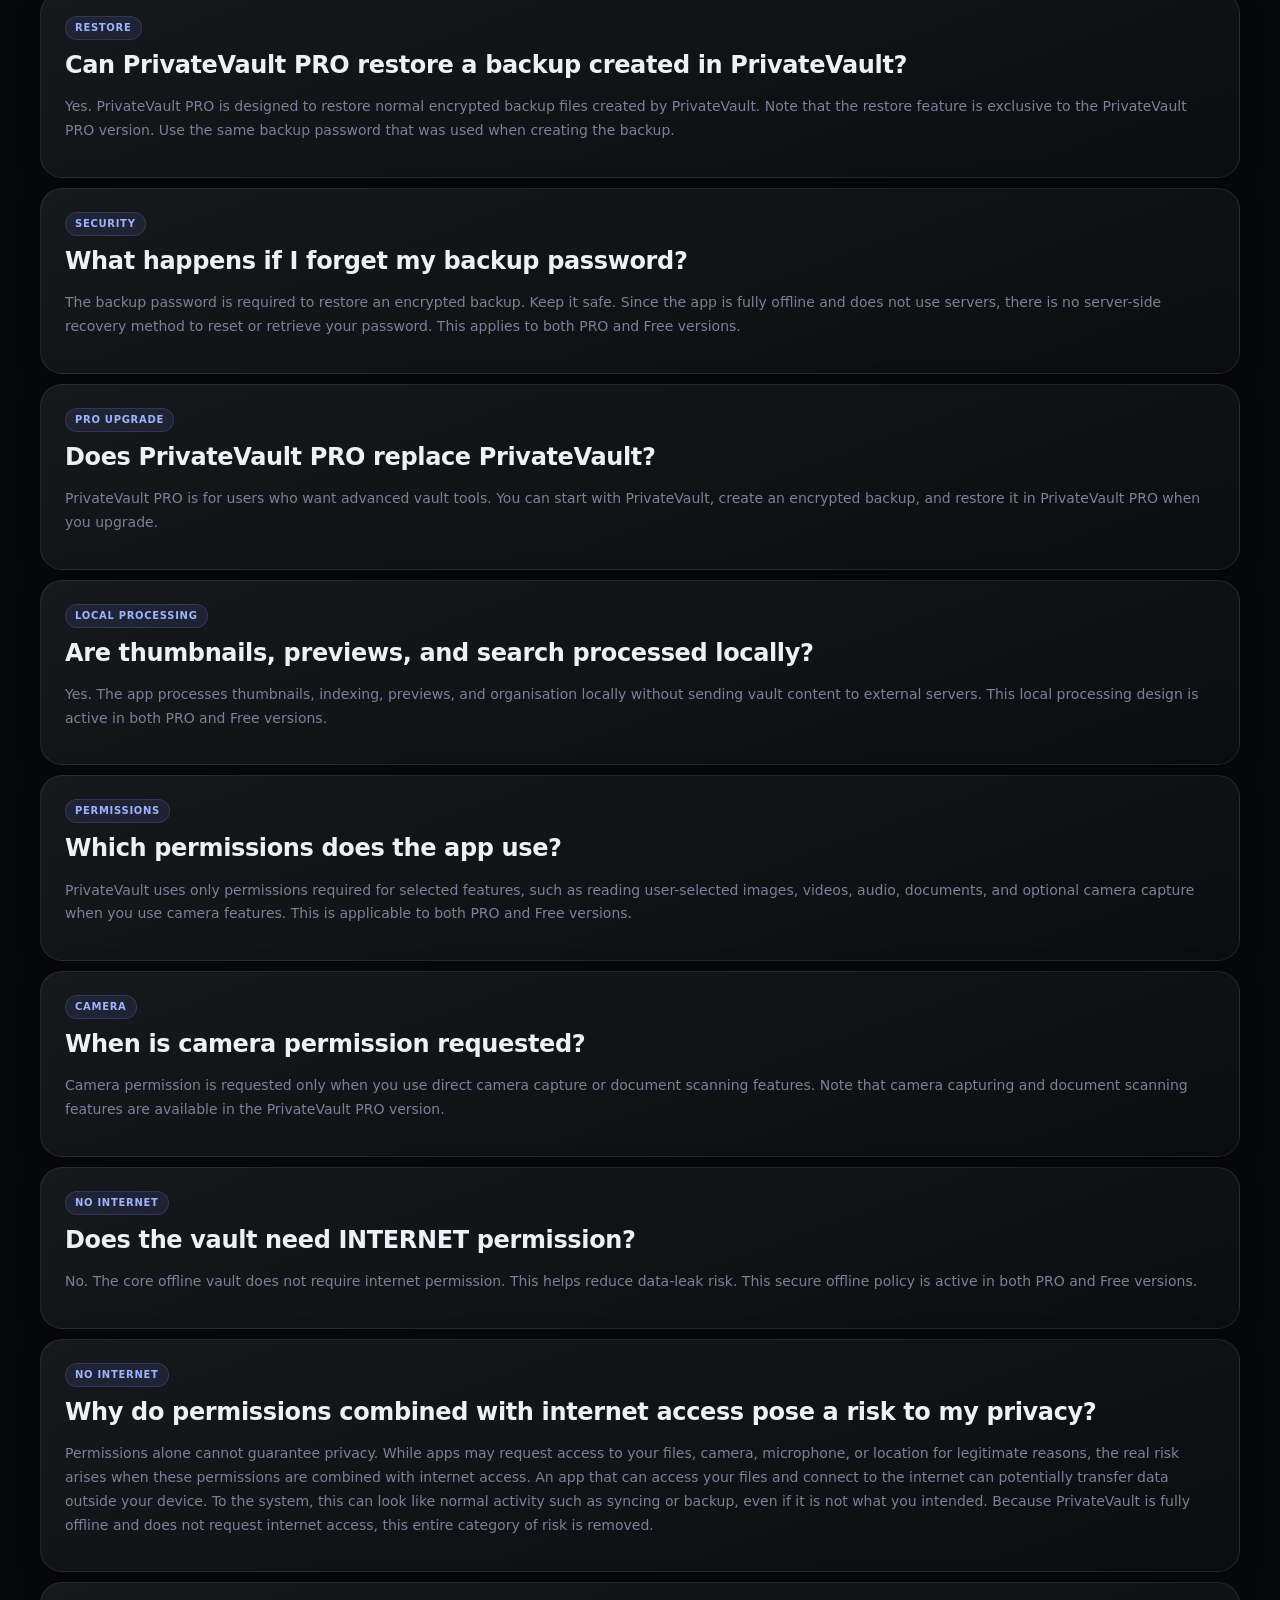
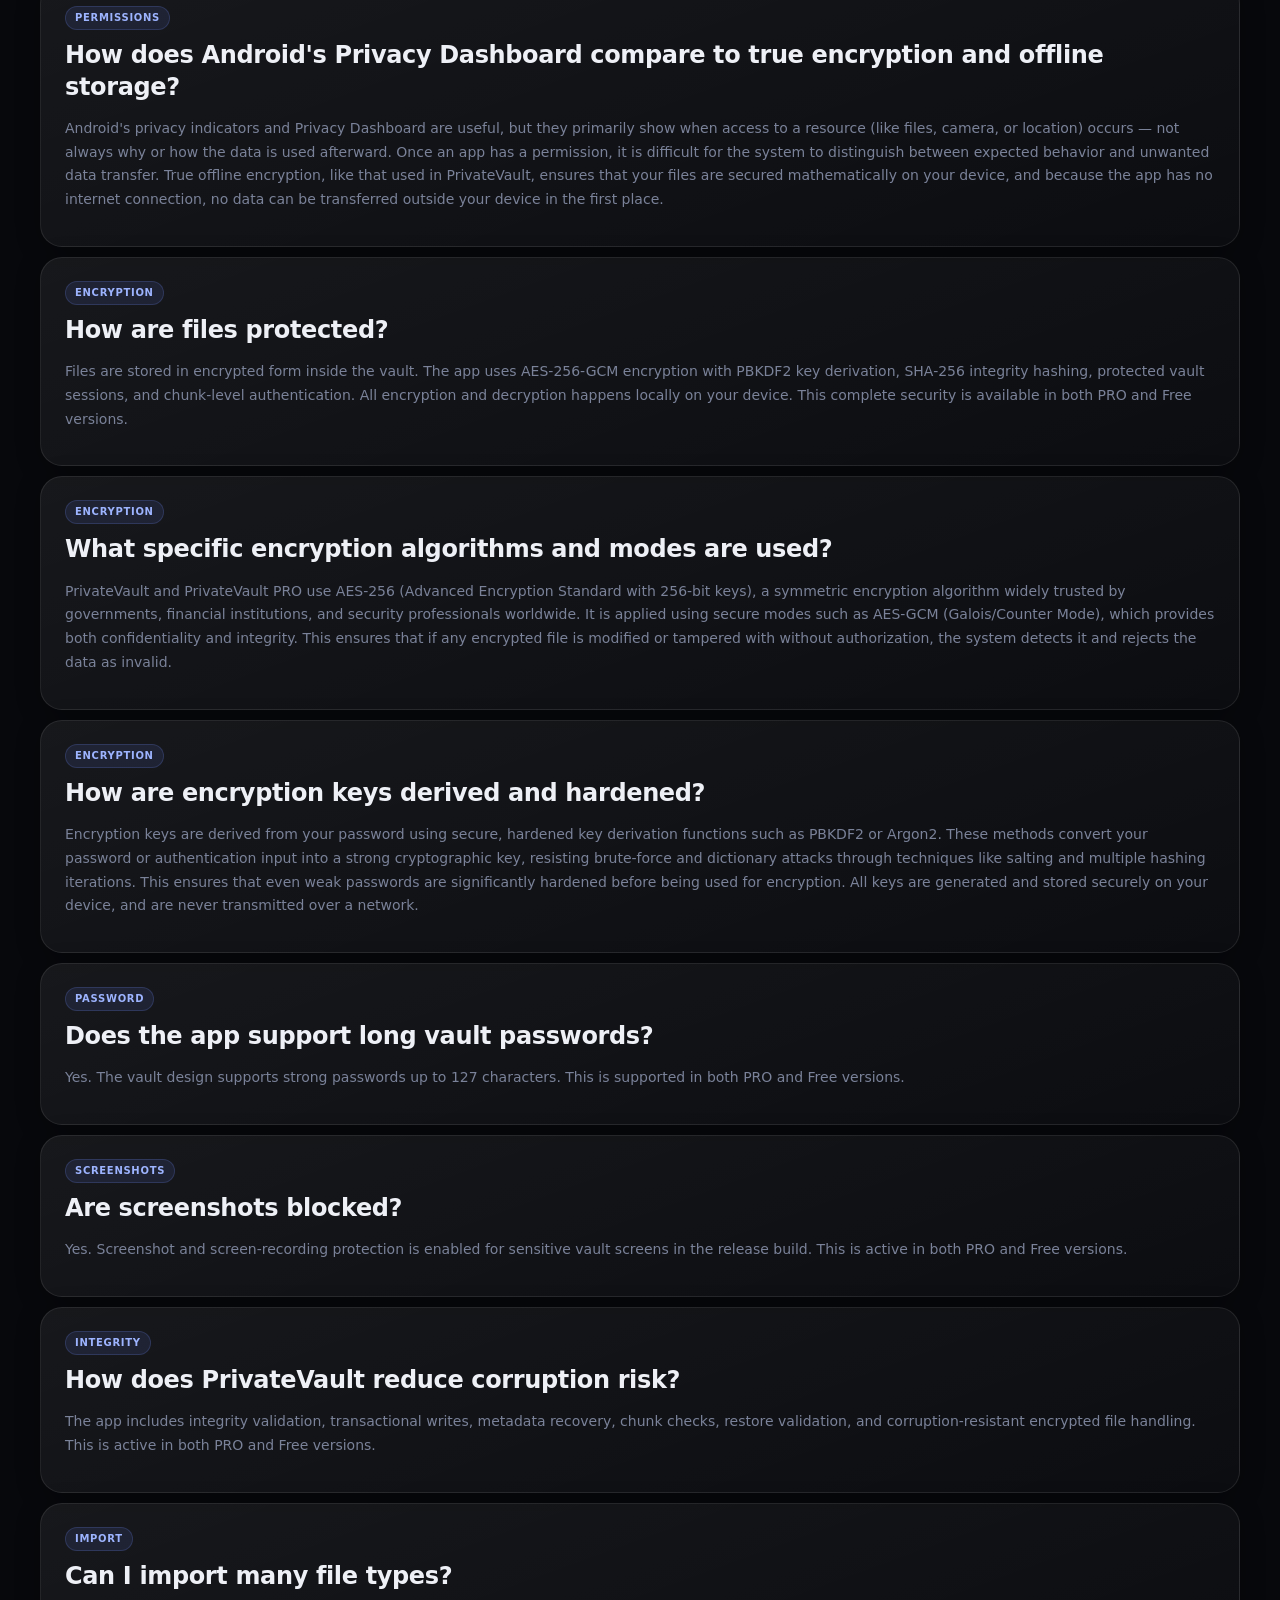
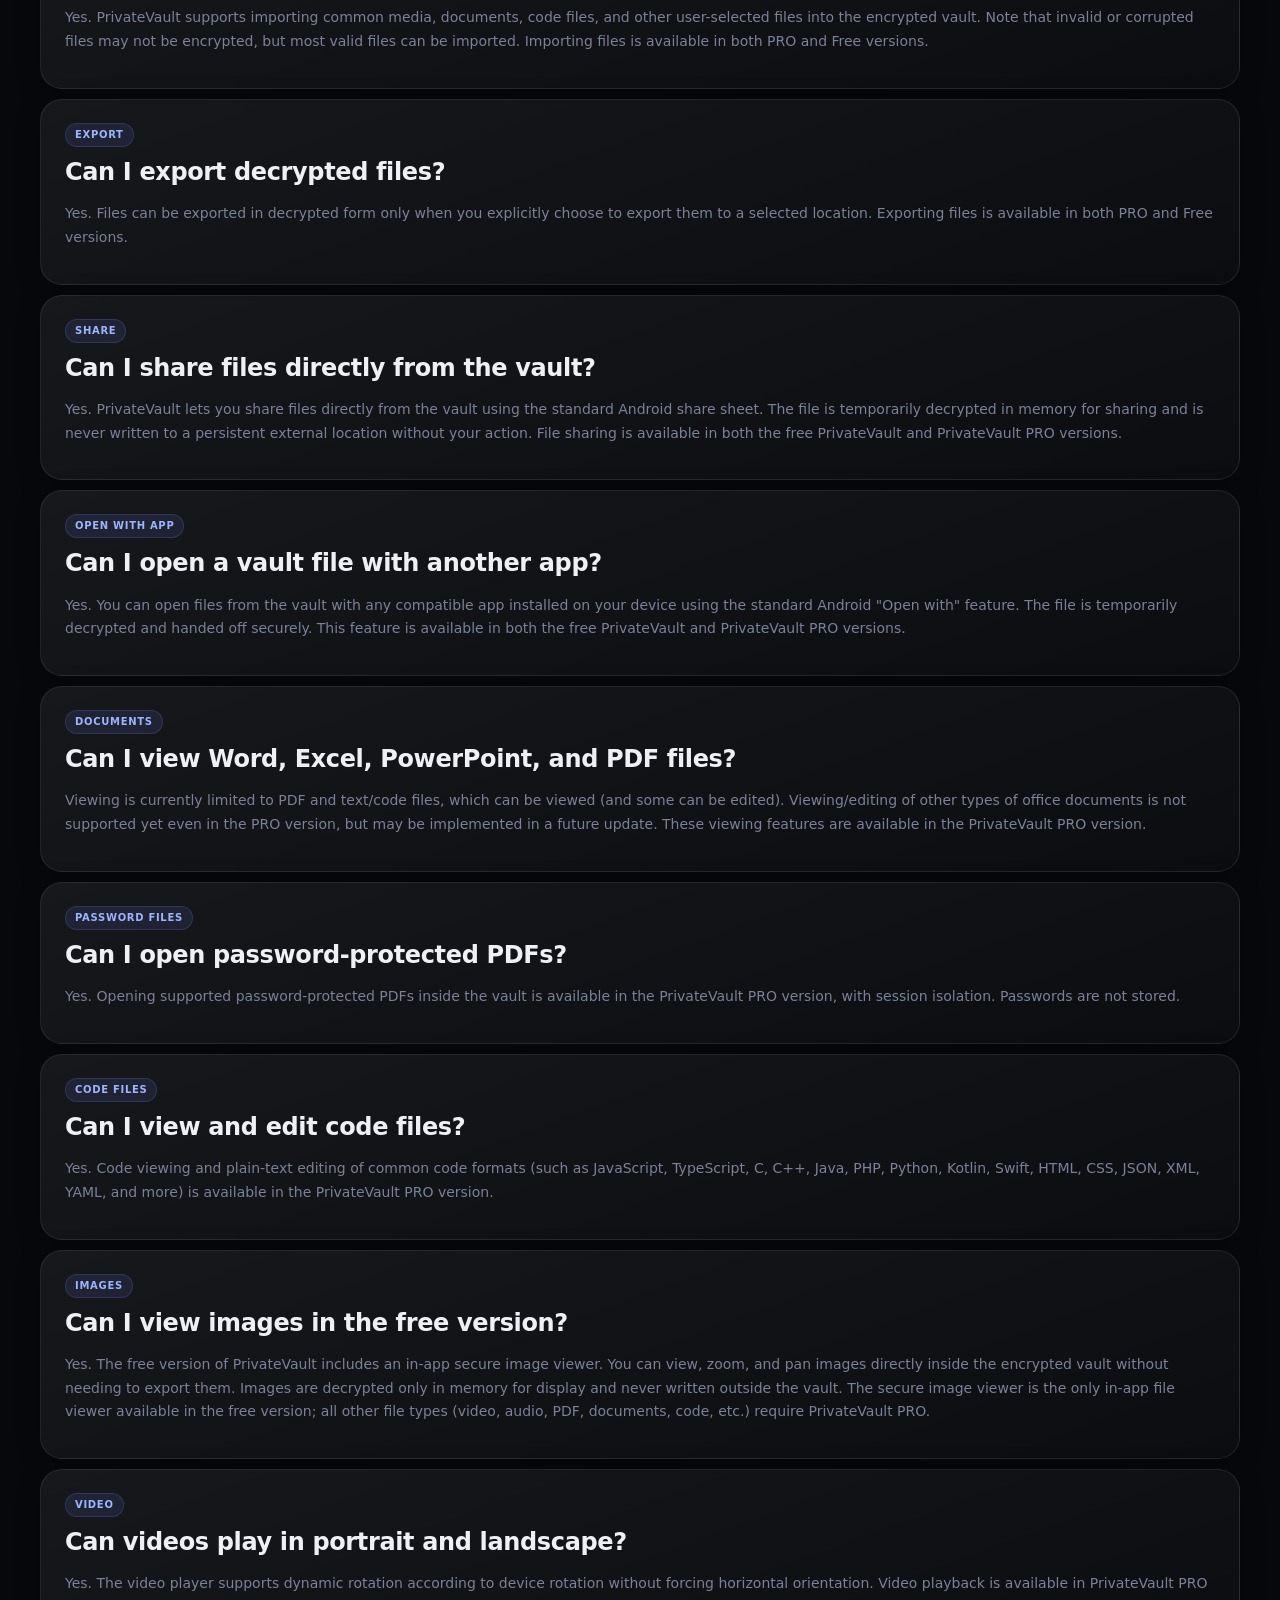
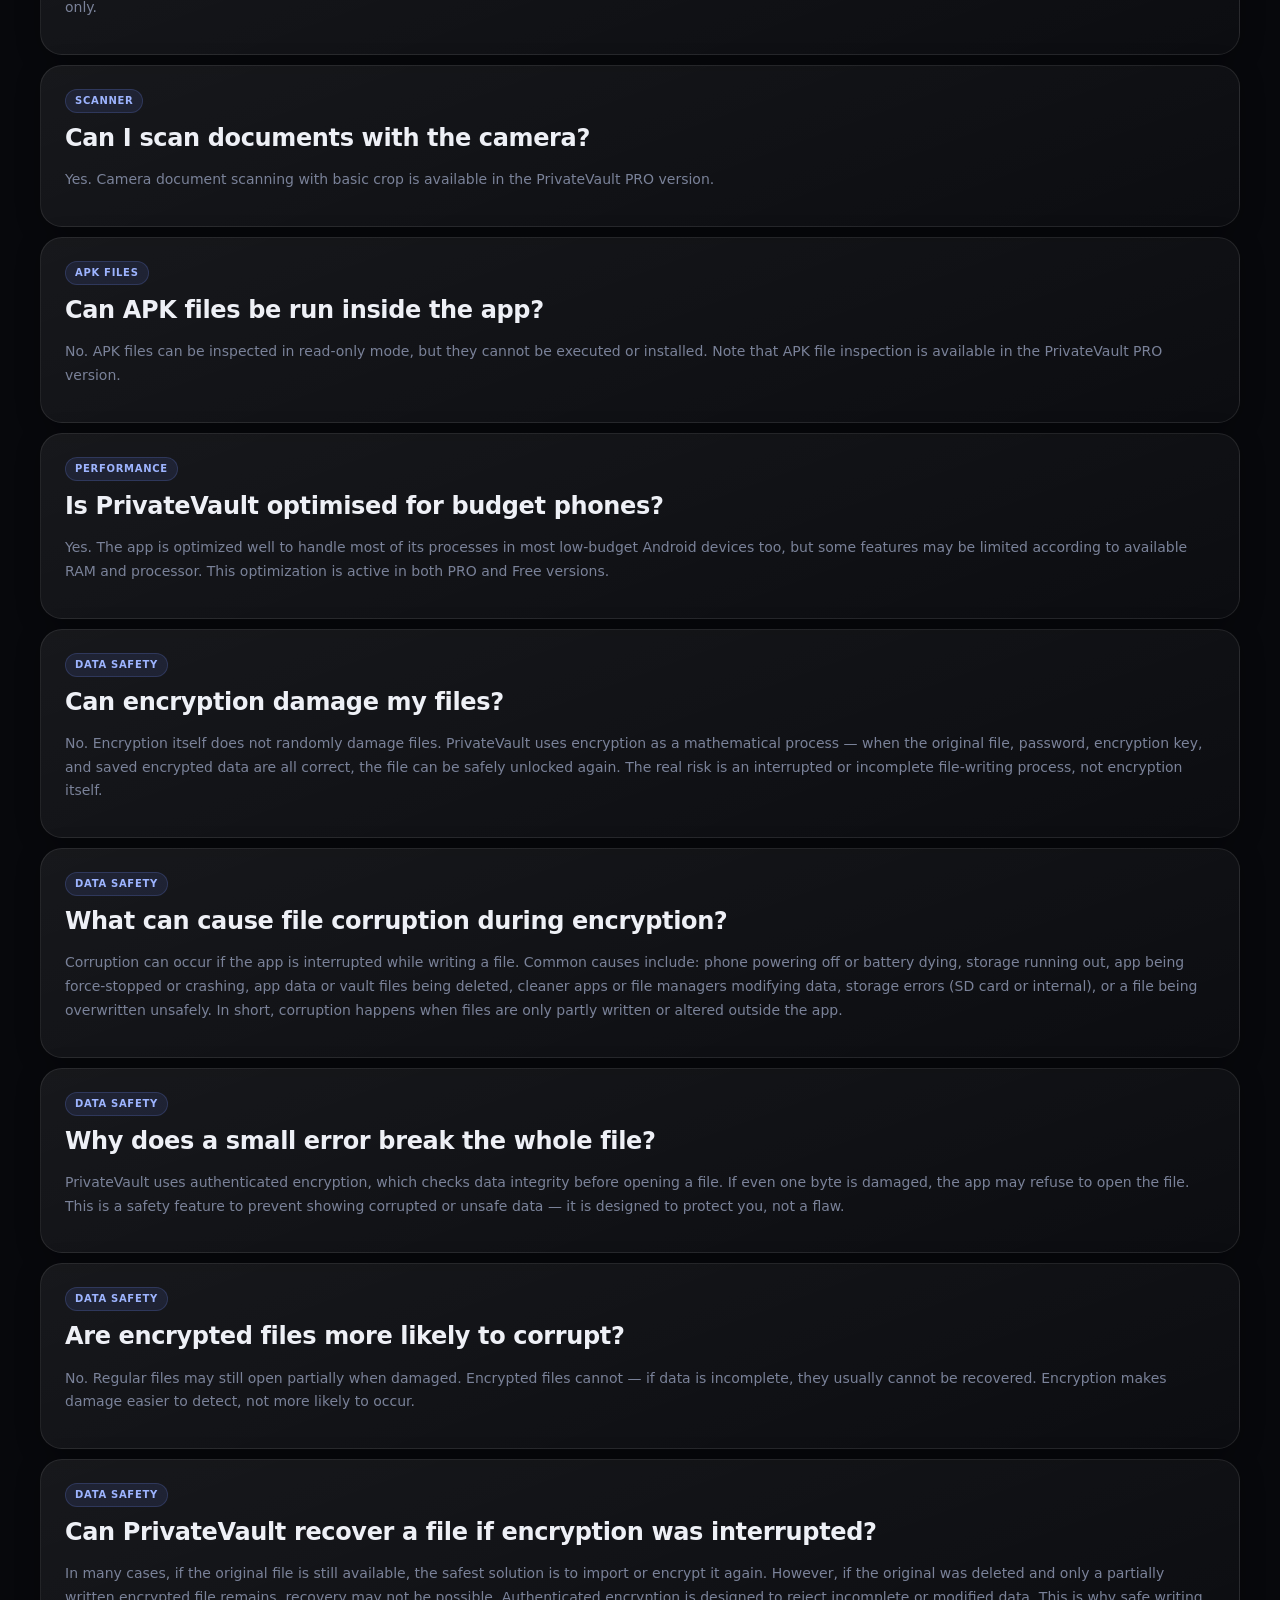
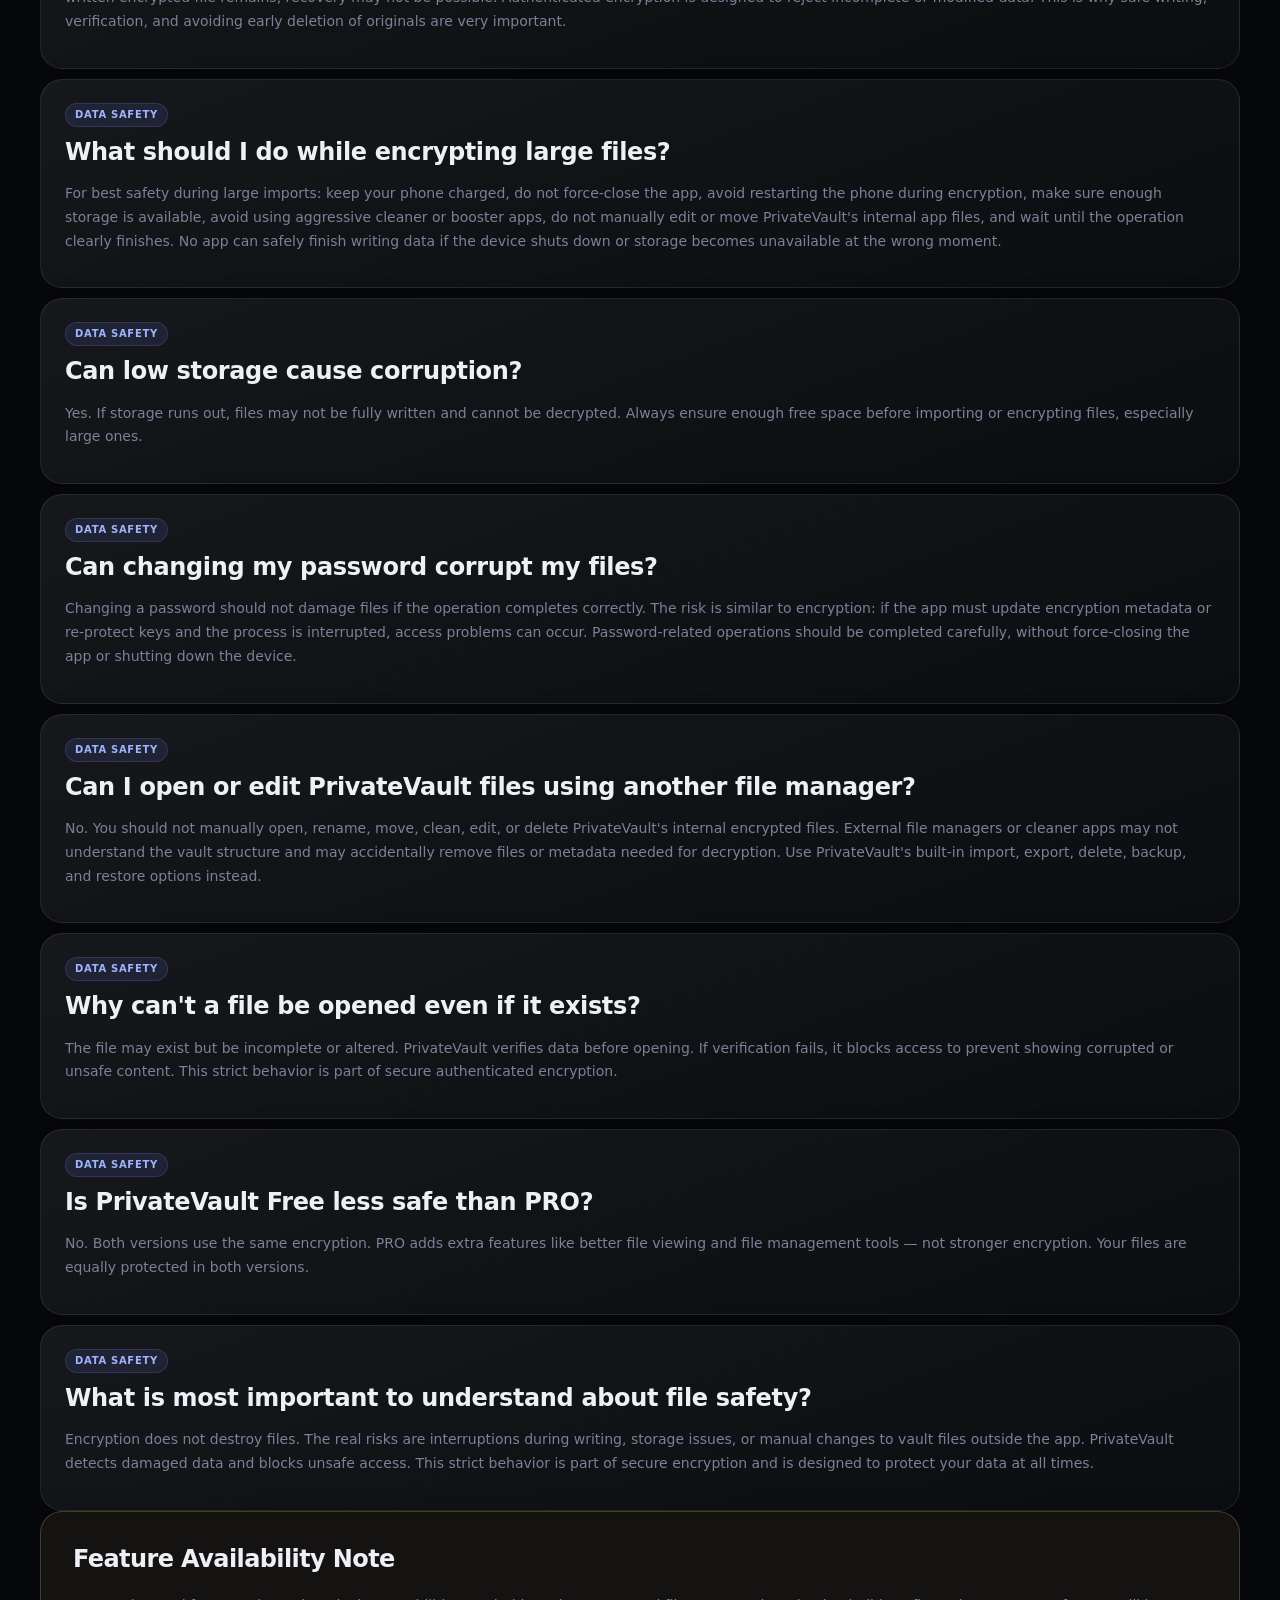
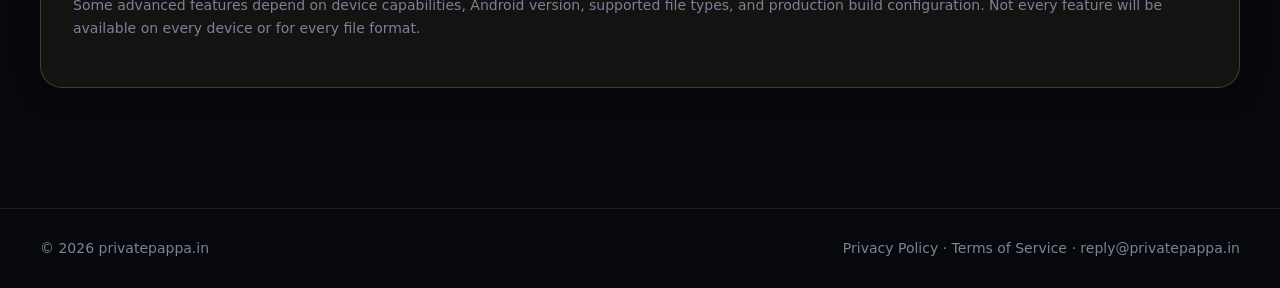
<file: faq.html>
<!DOCTYPE html>
<html lang="en">
<head>
<meta charset="UTF-8" />
<meta name="viewport" content="width=device-width, initial-scale=1.0" />
<link rel="preconnect" href="https://fonts.googleapis.com" />
<link rel="preconnect" href="https://fonts.gstatic.com" crossorigin />
<link href="https://fonts.googleapis.com/css2?family=Inter:wght@400;600;700&display=swap" rel="stylesheet" />
<title>FAQs - PrivateVault | Privatepappa</title>
<meta name="description" content="PrivateVault PRO and PrivateVault are offline encrypted secure storage applications for safely storing and managing personal files on your Android device without cloud or internet access requirement." />
<meta http-equiv="Content-Security-Policy" content="default-src 'self'; img-src 'self' data: blob:; style-src 'self' https://fonts.googleapis.com; font-src 'self' https://fonts.gstatic.com; script-src 'self'; object-src 'none'; base-uri 'self'; frame-ancestors 'none'; form-action 'self';" />
<link rel="icon" href="/favicon.ico" sizes="any">
<link rel="icon" type="image/png" sizes="48x48" href="/favicon-48x48.png">
<link rel="icon" type="image/png" sizes="96x96" href="/favicon-96x96.png">
<link rel="icon" type="image/png" sizes="192x192" href="/favicon-192x192.png">
<link rel="apple-touch-icon" sizes="180x180" href="/apple-touch-icon.png">
<link rel="manifest" href="/site.webmanifest">
<link rel="stylesheet" href="./css/style.css" />
<script src="./js/app.js" defer></script>
<!-- Open Graph -->
<meta property="og:type" content="website" />
<meta property="og:site_name" content="PrivateVault PRO &amp; PrivateVault" />
<meta property="og:url" content="https://privatepappa.in/faq.html" />
<meta property="og:title" content="FAQs - PrivateVault | Privatepappa" />
<meta property="og:description" content="PrivateVault PRO and PrivateVault are offline encrypted secure storage applications for safely storing and managing personal files on your Android device without cloud or internet access requirement." />
<meta property="og:image" content="https://privatepappa.in/assets/logo.png" />
<meta property="og:image:width" content="512" />
<meta property="og:image:height" content="512" />
<meta property="og:image:type" content="image/png" />
<meta property="og:image:alt" content="PrivateVault app icon" />
<!-- Canonical -->
<link rel="canonical" href="https://privatepappa.in/faq.html" />
<!-- Structured Data -->
<script type="application/ld+json">
{
  "@context": "https://schema.org",
  "@type": "WebSite",
  "name": "PrivateVault PRO & PrivateVault",
  "url": "https://privatepappa.in",
  "logo": "https://privatepappa.in/assets/logo.png",
  "description": "PrivateVault PRO and PrivateVault are offline encrypted secure storage applications for safely storing and managing personal files on your Android device without cloud or internet access requirement."
}
</script>
</head>
<body>
<header class="site-header">
  <nav class="navbar">
    <div class="brand">
      <a href="/" aria-label="Privatepappain home">
        <img src="./assets/logo.png" alt="Privatepappain logo" width="34" height="34" />
      </a>
      <a class="brand-name" href="https://play.google.com/store/apps/dev?id=5408184378487018251" target="_blank" rel="noopener noreferrer" aria-label="Privatepappain on Google Play">Privatepappain</a>
    </div>
    <div class="nav-links" aria-label="Main navigation">
      <a class="" href="/">Home</a>
      <a class="active" href="./faq.html">FAQs</a>
      <a class="" href="./privacy-policy.html">Privacy Policy</a>
      <a class="" href="./terms-of-service.html">Terms of Service</a>
      <a class="" href="./contact-us.html">Contact Us</a>
    </div>
  </nav>
</header>
<main class="page">
  <section class="page-title">
    <h1>Frequently Asked Questions</h1>
    <p>
      Answers about PrivateVault PRO &amp; PrivateVault's offline vault, encryption, permissions,
      media tools, document viewing, privacy, and security design.
    </p>
    <div class="faq-tools">
      <input class="search-input" data-faq-search type="search" placeholder="Search FAQs..." aria-label="Search FAQs" />
    </div>
  </section>

  <section class="faq-grid">
    <article class="faq-card" data-faq-card>
      <span class="label">PRO split</span>
      <h3>What is the difference between PrivateVault and PrivateVault PRO?</h3>
      <p>PrivateVault includes the essential offline encrypted vault features: importing and encrypting files, exporting files when needed, password and biometric unlock, in-app secure image viewer, search, sorting, selection, delete, Activity Logs, auto lock, password changes, vault reset, encrypted backup creation, sharing files directly from the vault, and opening files with another app of your choice. PrivateVault PRO adds advanced tools such as full file viewing (video, audio, PDF, documents, code, and more), Scan-to-PDF, folders, move, rename, starred files, restore, Vault Health, dark theme, Preserve Original, document autosave, Panic Lock, and advanced view modes.</p>
    </article>
    <article class="faq-card" data-faq-card>
      <span class="label">Offline</span>
      <h3>Is PrivateVault offline?</h3>
      <p>Yes. PrivateVault is designed as an offline encrypted vault. Your files stay on your device unless you choose to export them or create a backup file yourself. This is available in both PRO and Free versions.</p>
    </article>
    <article class="faq-card" data-faq-card>
      <span class="label">No cloud</span>
      <h3>Does PrivateVault upload my files to cloud storage?</h3>
      <p>No. Vault files remain local unless you manually export or share them outside the app. This secure, local-only design applies to both PRO and Free versions.</p>
    </article>
    <article class="faq-card" data-faq-card>
      <span class="label">No account</span>
      <h3>Do I need an online account to use PrivateVault or PrivateVault PRO?</h3>
      <p>No. The vault is designed for offline use and does not require a cloud account. This applies to both PRO and Free versions.</p>
    </article>
    <article class="faq-card" data-faq-card>
      <span class="label">Backup</span>
      <h3>Is Backup available in PrivateVault?</h3>
      <p>Yes. PrivateVault can create a password-protected encrypted backup of your vault data. Creating backups is available in both PRO and Free versions, though restoring backups is exclusive to PrivateVault PRO. Keep your backup password safe because it is required to restore the backup.</p>
    </article>
    <article class="faq-card" data-faq-card>
      <span class="label">Upgrade</span>
      <h3>How do I move from PrivateVault to PrivateVault PRO?</h3>
      <p>In PrivateVault, create a password-protected encrypted backup. Then open PrivateVault PRO, choose Restore, select that backup file, and enter the same backup password. This lets you move your vault data to PrivateVault PRO without cloud transfer.</p>
    </article>
    <article class="faq-card" data-faq-card>
      <span class="label">Restore</span>
      <h3>Can PrivateVault PRO restore a backup created in PrivateVault?</h3>
      <p>Yes. PrivateVault PRO is designed to restore normal encrypted backup files created by PrivateVault. Note that the restore feature is exclusive to the PrivateVault PRO version. Use the same backup password that was used when creating the backup.</p>
    </article>
    <article class="faq-card" data-faq-card>
      <span class="label">Security</span>
      <h3>What happens if I forget my backup password?</h3>
      <p>The backup password is required to restore an encrypted backup. Keep it safe. Since the app is fully offline and does not use servers, there is no server-side recovery method to reset or retrieve your password. This applies to both PRO and Free versions.</p>
    </article>
    <article class="faq-card" data-faq-card>
      <span class="label">PRO upgrade</span>
      <h3>Does PrivateVault PRO replace PrivateVault?</h3>
      <p>PrivateVault PRO is for users who want advanced vault tools. You can start with PrivateVault, create an encrypted backup, and restore it in PrivateVault PRO when you upgrade.</p>
    </article>
    <article class="faq-card" data-faq-card>
      <span class="label">Local processing</span>
      <h3>Are thumbnails, previews, and search processed locally?</h3>
      <p>Yes. The app processes thumbnails, indexing, previews, and organisation locally without sending vault content to external servers. This local processing design is active in both PRO and Free versions.</p>
    </article>
    <article class="faq-card" data-faq-card>
      <span class="label">Permissions</span>
      <h3>Which permissions does the app use?</h3>
      <p>PrivateVault uses only permissions required for selected features, such as reading user-selected images, videos, audio, documents, and optional camera capture when you use camera features. This is applicable to both PRO and Free versions.</p>
    </article>
    <article class="faq-card" data-faq-card>
      <span class="label">Camera</span>
      <h3>When is camera permission requested?</h3>
      <p>Camera permission is requested only when you use direct camera capture or document scanning features. Note that camera capturing and document scanning features are available in the PrivateVault PRO version.</p>
    </article>
    <article class="faq-card" data-faq-card>
      <span class="label">No internet</span>
      <h3>Does the vault need INTERNET permission?</h3>
      <p>No. The core offline vault does not require internet permission. This helps reduce data-leak risk. This secure offline policy is active in both PRO and Free versions.</p>
    </article>
    <article class="faq-card" data-faq-card>
      <span class="label">No internet</span>
      <h3>Why do permissions combined with internet access pose a risk to my privacy?</h3>
      <p>Permissions alone cannot guarantee privacy. While apps may request access to your files, camera, microphone, or location for legitimate reasons, the real risk arises when these permissions are combined with internet access. An app that can access your files and connect to the internet can potentially transfer data outside your device. To the system, this can look like normal activity such as syncing or backup, even if it is not what you intended. Because PrivateVault is fully offline and does not request internet access, this entire category of risk is removed.</p>
    </article>
    <article class="faq-card" data-faq-card>
      <span class="label">Permissions</span>
      <h3>How does Android's Privacy Dashboard compare to true encryption and offline storage?</h3>
      <p>Android's privacy indicators and Privacy Dashboard are useful, but they primarily show when access to a resource (like files, camera, or location) occurs — not always why or how the data is used afterward. Once an app has a permission, it is difficult for the system to distinguish between expected behavior and unwanted data transfer. True offline encryption, like that used in PrivateVault, ensures that your files are secured mathematically on your device, and because the app has no internet connection, no data can be transferred outside your device in the first place.</p>
    </article>
    <article class="faq-card" data-faq-card>
      <span class="label">Encryption</span>
      <h3>How are files protected?</h3>
      <p>Files are stored in encrypted form inside the vault. The app uses AES-256-GCM encryption with PBKDF2 key derivation, SHA-256 integrity hashing, protected vault sessions, and chunk-level authentication. All encryption and decryption happens locally on your device. This complete security is available in both PRO and Free versions.</p>
    </article>
    <article class="faq-card" data-faq-card>
      <span class="label">Encryption</span>
      <h3>What specific encryption algorithms and modes are used?</h3>
      <p>PrivateVault and PrivateVault PRO use AES-256 (Advanced Encryption Standard with 256-bit keys), a symmetric encryption algorithm widely trusted by governments, financial institutions, and security professionals worldwide. It is applied using secure modes such as AES-GCM (Galois/Counter Mode), which provides both confidentiality and integrity. This ensures that if any encrypted file is modified or tampered with without authorization, the system detects it and rejects the data as invalid.</p>
    </article>
    <article class="faq-card" data-faq-card>
      <span class="label">Encryption</span>
      <h3>How are encryption keys derived and hardened?</h3>
      <p>Encryption keys are derived from your password using secure, hardened key derivation functions such as PBKDF2 or Argon2. These methods convert your password or authentication input into a strong cryptographic key, resisting brute-force and dictionary attacks through techniques like salting and multiple hashing iterations. This ensures that even weak passwords are significantly hardened before being used for encryption. All keys are generated and stored securely on your device, and are never transmitted over a network.</p>
    </article>
    <article class="faq-card" data-faq-card>
      <span class="label">Password</span>
      <h3>Does the app support long vault passwords?</h3>
      <p>Yes. The vault design supports strong passwords up to 127 characters. This is supported in both PRO and Free versions.</p>
    </article>
    <article class="faq-card" data-faq-card>
      <span class="label">Screenshots</span>
      <h3>Are screenshots blocked?</h3>
      <p>Yes. Screenshot and screen-recording protection is enabled for sensitive vault screens in the release build. This is active in both PRO and Free versions.</p>
    </article>
    <article class="faq-card" data-faq-card>
      <span class="label">Integrity</span>
      <h3>How does PrivateVault reduce corruption risk?</h3>
      <p>The app includes integrity validation, transactional writes, metadata recovery, chunk checks, restore validation, and corruption-resistant encrypted file handling. This is active in both PRO and Free versions.</p>
    </article>
    <article class="faq-card" data-faq-card>
      <span class="label">Import</span>
      <h3>Can I import many file types?</h3>
      <p>Yes. PrivateVault supports importing common media, documents, code files, and other user-selected files into the encrypted vault. Note that invalid or corrupted files may not be encrypted, but most valid files can be imported. Importing files is available in both PRO and Free versions.</p>
    </article>
    <article class="faq-card" data-faq-card>
      <span class="label">Export</span>
      <h3>Can I export decrypted files?</h3>
      <p>Yes. Files can be exported in decrypted form only when you explicitly choose to export them to a selected location. Exporting files is available in both PRO and Free versions.</p>
    </article>
    <article class="faq-card" data-faq-card>
      <span class="label">Share</span>
      <h3>Can I share files directly from the vault?</h3>
      <p>Yes. PrivateVault lets you share files directly from the vault using the standard Android share sheet. The file is temporarily decrypted in memory for sharing and is never written to a persistent external location without your action. File sharing is available in both the free PrivateVault and PrivateVault PRO versions.</p>
    </article>
    <article class="faq-card" data-faq-card>
      <span class="label">Open with app</span>
      <h3>Can I open a vault file with another app?</h3>
      <p>Yes. You can open files from the vault with any compatible app installed on your device using the standard Android "Open with" feature. The file is temporarily decrypted and handed off securely. This feature is available in both the free PrivateVault and PrivateVault PRO versions.</p>
    </article>
    <article class="faq-card" data-faq-card>
      <span class="label">Documents</span>
      <h3>Can I view Word, Excel, PowerPoint, and PDF files?</h3>
      <p>Viewing is currently limited to PDF and text/code files, which can be viewed (and some can be edited). Viewing/editing of other types of office documents is not supported yet even in the PRO version, but may be implemented in a future update. These viewing features are available in the PrivateVault PRO version.</p>
    </article>
    <article class="faq-card" data-faq-card>
      <span class="label">Password files</span>
      <h3>Can I open password-protected PDFs?</h3>
      <p>Yes. Opening supported password-protected PDFs inside the vault is available in the PrivateVault PRO version, with session isolation. Passwords are not stored.</p>
    </article>
    <article class="faq-card" data-faq-card>
      <span class="label">Code files</span>
      <h3>Can I view and edit code files?</h3>
      <p>Yes. Code viewing and plain-text editing of common code formats (such as JavaScript, TypeScript, C, C++, Java, PHP, Python, Kotlin, Swift, HTML, CSS, JSON, XML, YAML, and more) is available in the PrivateVault PRO version.</p>
    </article>
    <article class="faq-card" data-faq-card>
      <span class="label">Images</span>
      <h3>Can I view images in the free version?</h3>
      <p>Yes. The free version of PrivateVault includes an in-app secure image viewer. You can view, zoom, and pan images directly inside the encrypted vault without needing to export them. Images are decrypted only in memory for display and never written outside the vault. The secure image viewer is the only in-app file viewer available in the free version; all other file types (video, audio, PDF, documents, code, etc.) require PrivateVault PRO.</p>
    </article>
    <article class="faq-card" data-faq-card>
      <span class="label">Video</span>
      <h3>Can videos play in portrait and landscape?</h3>
      <p>Yes. The video player supports dynamic rotation according to device rotation without forcing horizontal orientation. Video playback is available in PrivateVault PRO only.</p>
    </article>
    <article class="faq-card" data-faq-card>
      <span class="label">Scanner</span>
      <h3>Can I scan documents with the camera?</h3>
      <p>Yes. Camera document scanning with basic crop is available in the PrivateVault PRO version.</p>
    </article>
    <article class="faq-card" data-faq-card>
      <span class="label">APK files</span>
      <h3>Can APK files be run inside the app?</h3>
      <p>No. APK files can be inspected in read-only mode, but they cannot be executed or installed. Note that APK file inspection is available in the PrivateVault PRO version.</p>
    </article>
    <article class="faq-card" data-faq-card>
      <span class="label">Performance</span>
      <h3>Is PrivateVault optimised for budget phones?</h3>
      <p>Yes. The app is optimized well to handle most of its processes in most low-budget Android devices too, but some features may be limited according to available RAM and processor. This optimization is active in both PRO and Free versions.</p>
    </article>
    <article class="faq-card" data-faq-card>
      <span class="label">Data safety</span>
      <h3>Can encryption damage my files?</h3>
      <p>No. Encryption itself does not randomly damage files. PrivateVault uses encryption as a mathematical process — when the original file, password, encryption key, and saved encrypted data are all correct, the file can be safely unlocked again. The real risk is an interrupted or incomplete file-writing process, not encryption itself.</p>
    </article>
    <article class="faq-card" data-faq-card>
      <span class="label">Data safety</span>
      <h3>What can cause file corruption during encryption?</h3>
      <p>Corruption can occur if the app is interrupted while writing a file. Common causes include: phone powering off or battery dying, storage running out, app being force-stopped or crashing, app data or vault files being deleted, cleaner apps or file managers modifying data, storage errors (SD card or internal), or a file being overwritten unsafely. In short, corruption happens when files are only partly written or altered outside the app.</p>
    </article>
    <article class="faq-card" data-faq-card>
      <span class="label">Data safety</span>
      <h3>Why does a small error break the whole file?</h3>
      <p>PrivateVault uses authenticated encryption, which checks data integrity before opening a file. If even one byte is damaged, the app may refuse to open the file. This is a safety feature to prevent showing corrupted or unsafe data — it is designed to protect you, not a flaw.</p>
    </article>
    <article class="faq-card" data-faq-card>
      <span class="label">Data safety</span>
      <h3>Are encrypted files more likely to corrupt?</h3>
      <p>No. Regular files may still open partially when damaged. Encrypted files cannot — if data is incomplete, they usually cannot be recovered. Encryption makes damage easier to detect, not more likely to occur.</p>
    </article>
    <article class="faq-card" data-faq-card>
      <span class="label">Data safety</span>
      <h3>Can PrivateVault recover a file if encryption was interrupted?</h3>
      <p>In many cases, if the original file is still available, the safest solution is to import or encrypt it again. However, if the original was deleted and only a partially written encrypted file remains, recovery may not be possible. Authenticated encryption is designed to reject incomplete or modified data. This is why safe writing, verification, and avoiding early deletion of originals are very important.</p>
    </article>
    <article class="faq-card" data-faq-card>
      <span class="label">Data safety</span>
      <h3>What should I do while encrypting large files?</h3>
      <p>For best safety during large imports: keep your phone charged, do not force-close the app, avoid restarting the phone during encryption, make sure enough storage is available, avoid using aggressive cleaner or booster apps, do not manually edit or move PrivateVault's internal app files, and wait until the operation clearly finishes. No app can safely finish writing data if the device shuts down or storage becomes unavailable at the wrong moment.</p>
    </article>
    <article class="faq-card" data-faq-card>
      <span class="label">Data safety</span>
      <h3>Can low storage cause corruption?</h3>
      <p>Yes. If storage runs out, files may not be fully written and cannot be decrypted. Always ensure enough free space before importing or encrypting files, especially large ones.</p>
    </article>
    <article class="faq-card" data-faq-card>
      <span class="label">Data safety</span>
      <h3>Can changing my password corrupt my files?</h3>
      <p>Changing a password should not damage files if the operation completes correctly. The risk is similar to encryption: if the app must update encryption metadata or re-protect keys and the process is interrupted, access problems can occur. Password-related operations should be completed carefully, without force-closing the app or shutting down the device.</p>
    </article>
    <article class="faq-card" data-faq-card>
      <span class="label">Data safety</span>
      <h3>Can I open or edit PrivateVault files using another file manager?</h3>
      <p>No. You should not manually open, rename, move, clean, edit, or delete PrivateVault's internal encrypted files. External file managers or cleaner apps may not understand the vault structure and may accidentally remove files or metadata needed for decryption. Use PrivateVault's built-in import, export, delete, backup, and restore options instead.</p>
    </article>
    <article class="faq-card" data-faq-card>
      <span class="label">Data safety</span>
      <h3>Why can't a file be opened even if it exists?</h3>
      <p>The file may exist but be incomplete or altered. PrivateVault verifies data before opening. If verification fails, it blocks access to prevent showing corrupted or unsafe content. This strict behavior is part of secure authenticated encryption.</p>
    </article>
    <article class="faq-card" data-faq-card>
      <span class="label">Data safety</span>
      <h3>Is PrivateVault Free less safe than PRO?</h3>
      <p>No. Both versions use the same encryption. PRO adds extra features like better file viewing and file management tools — not stronger encryption. Your files are equally protected in both versions.</p>
    </article>
    <article class="faq-card" data-faq-card>
      <span class="label">Data safety</span>
      <h3>What is most important to understand about file safety?</h3>
      <p>Encryption does not destroy files. The real risks are interruptions during writing, storage issues, or manual changes to vault files outside the app. PrivateVault detects damaged data and blocks unsafe access. This strict behavior is part of secure encryption and is designed to protect your data at all times.</p>
    </article>
  </section>

  <section class="content-stack" style="padding-top: 18px;">
    <article class="policy-card notice">
      <h2>Feature Availability Note</h2>
      <p>
        Some advanced features depend on device capabilities, Android version,
        supported file types, and production build configuration. Not every
        feature will be available on every device or for every file format.
      </p>
    </article>
  </section>
</main>
<footer class="site-footer">
  <div class="footer-inner">
    <span>© 2026 privatepappa.in</span>
    <span>
      <a href="./privacy-policy.html">Privacy Policy</a> ·
      <a href="./terms-of-service.html">Terms of Service</a> ·
      <a href="mailto:reply@privatepappa.in">reply@privatepappa.in</a>
    </span>
  </div>
</footer>
</body>
</html>
</file>
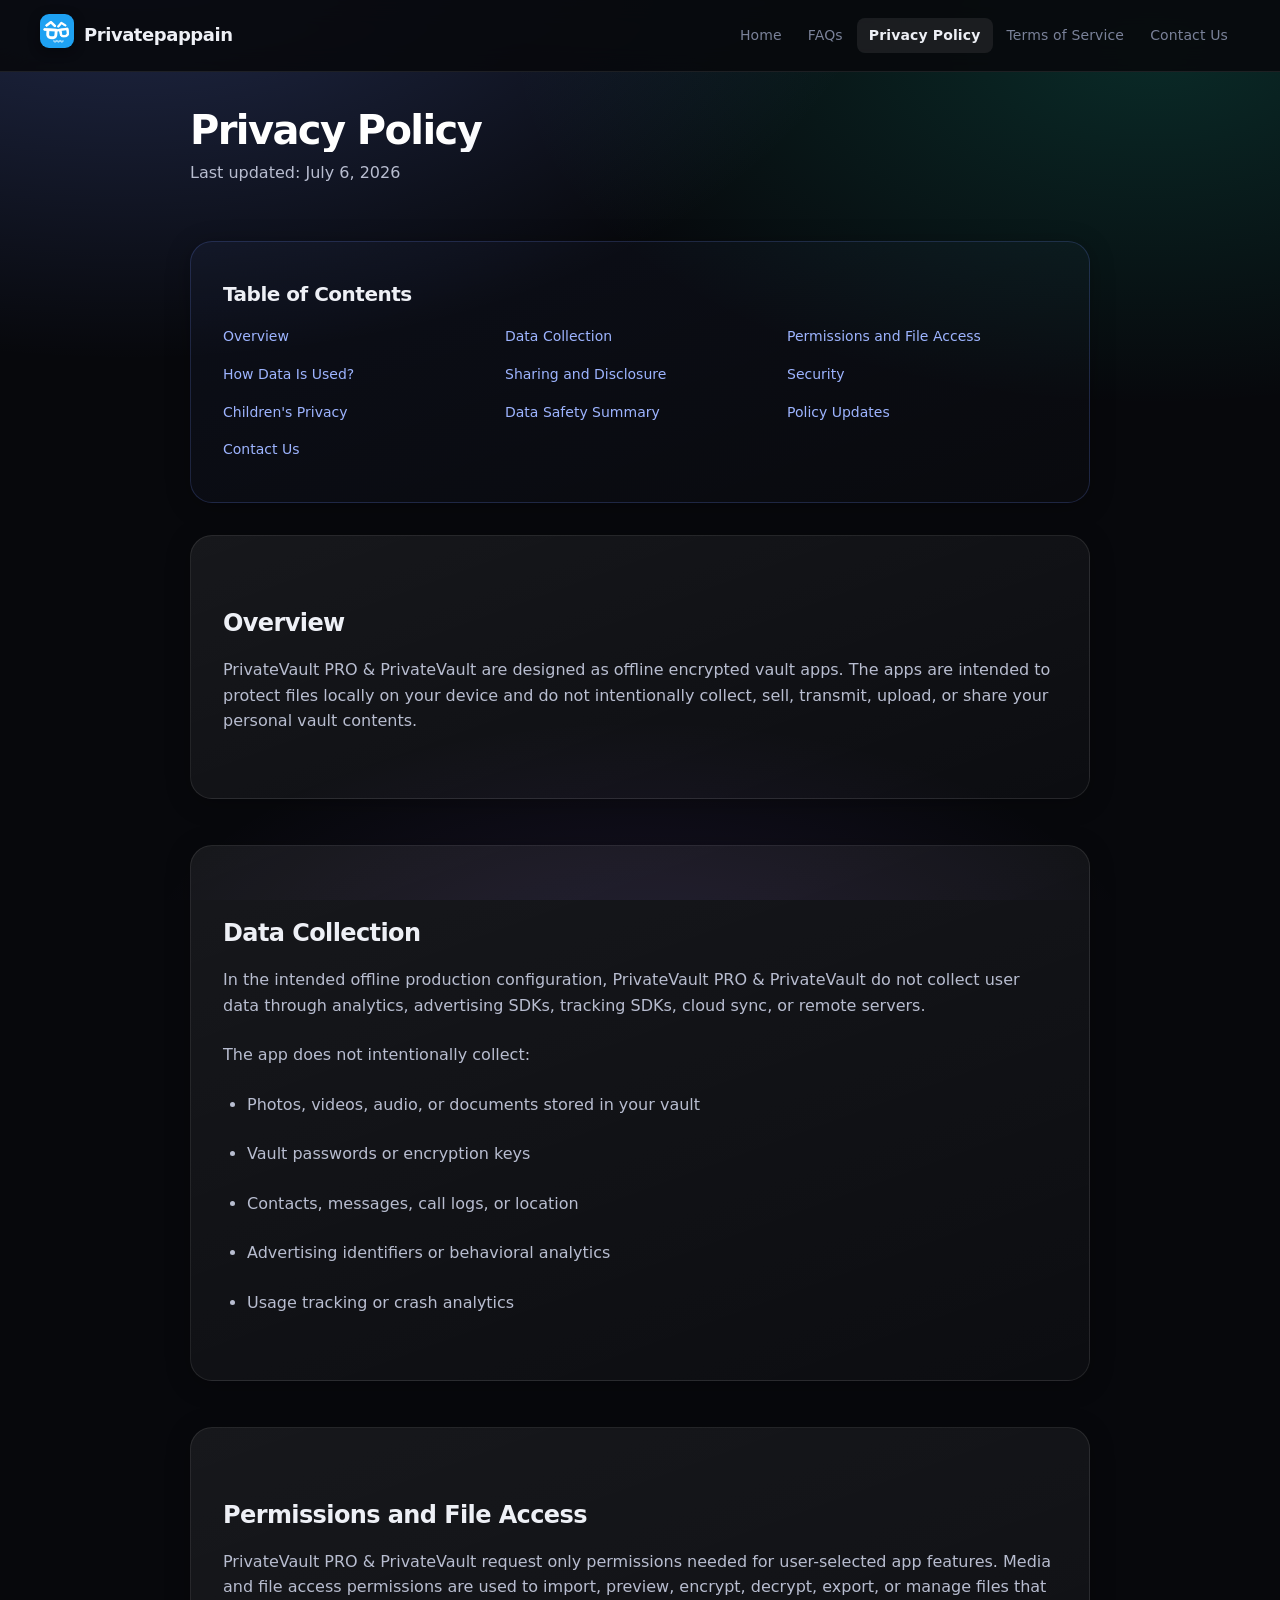
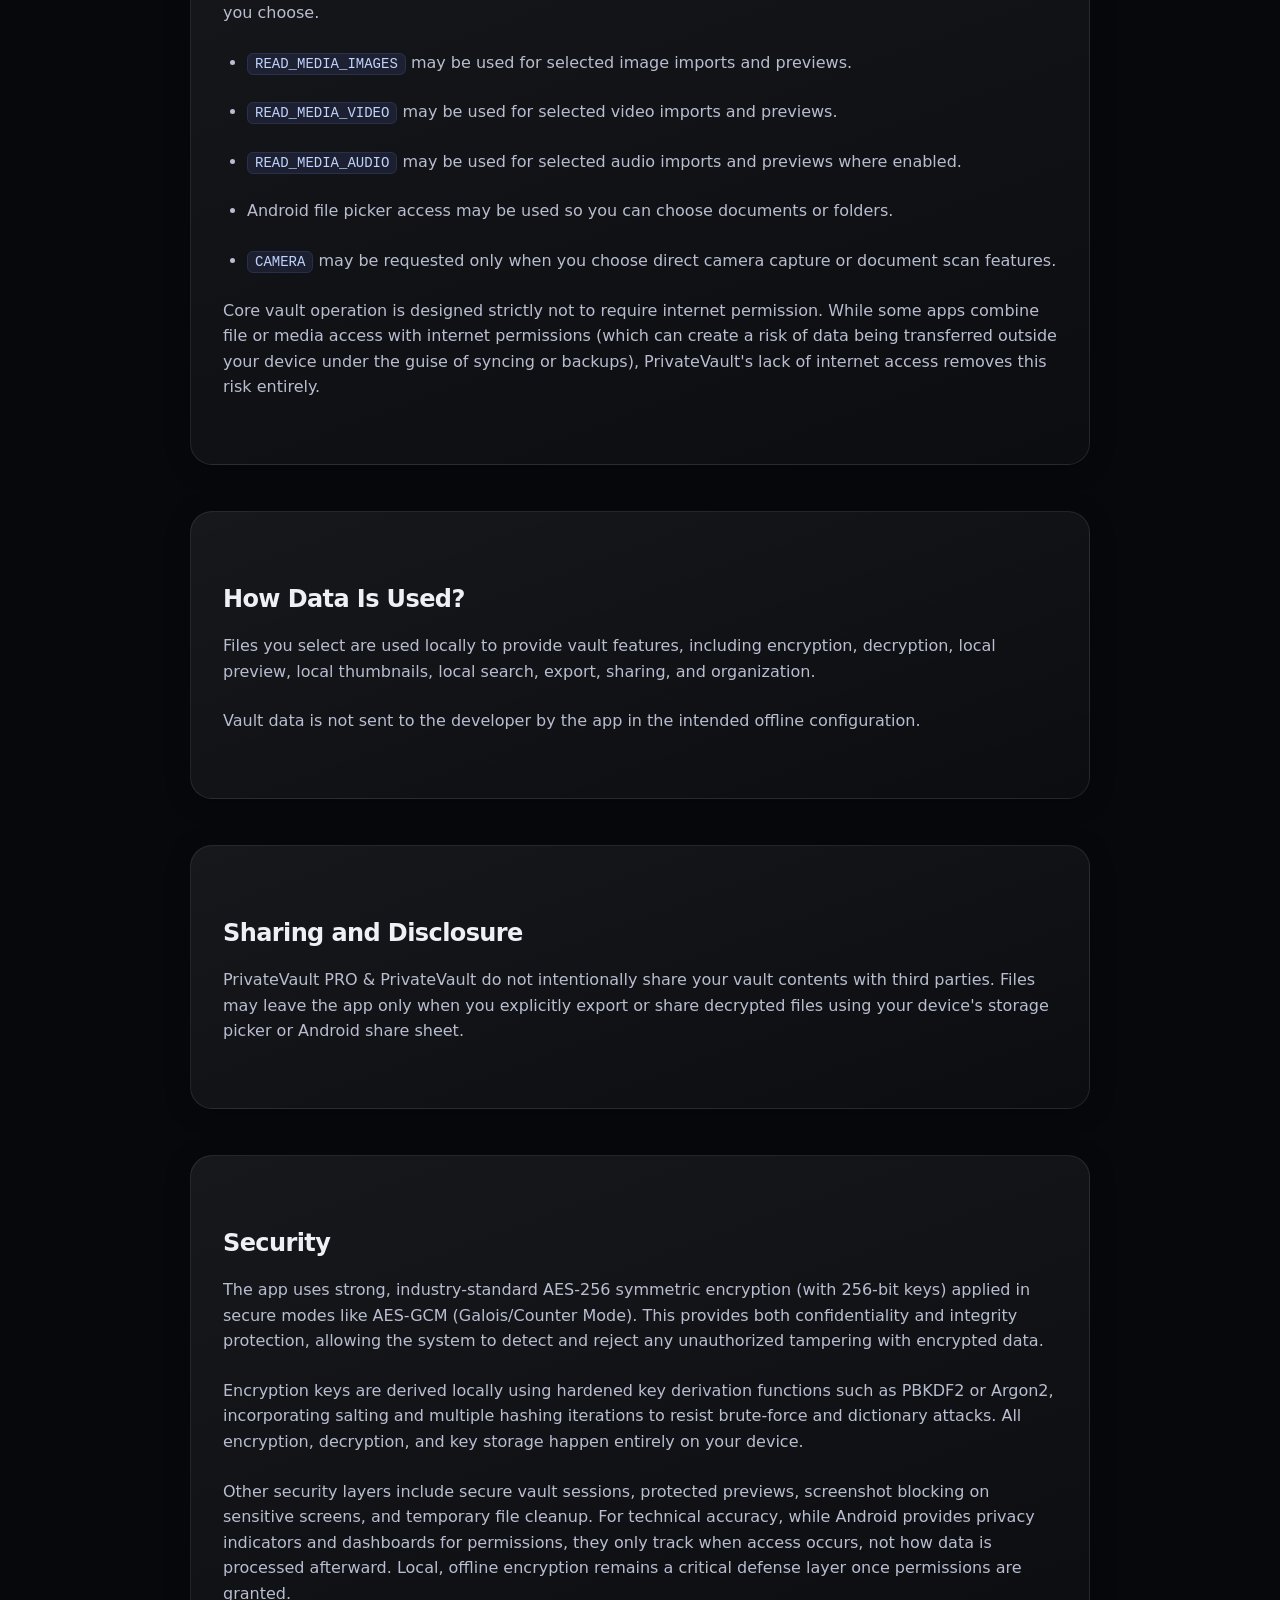
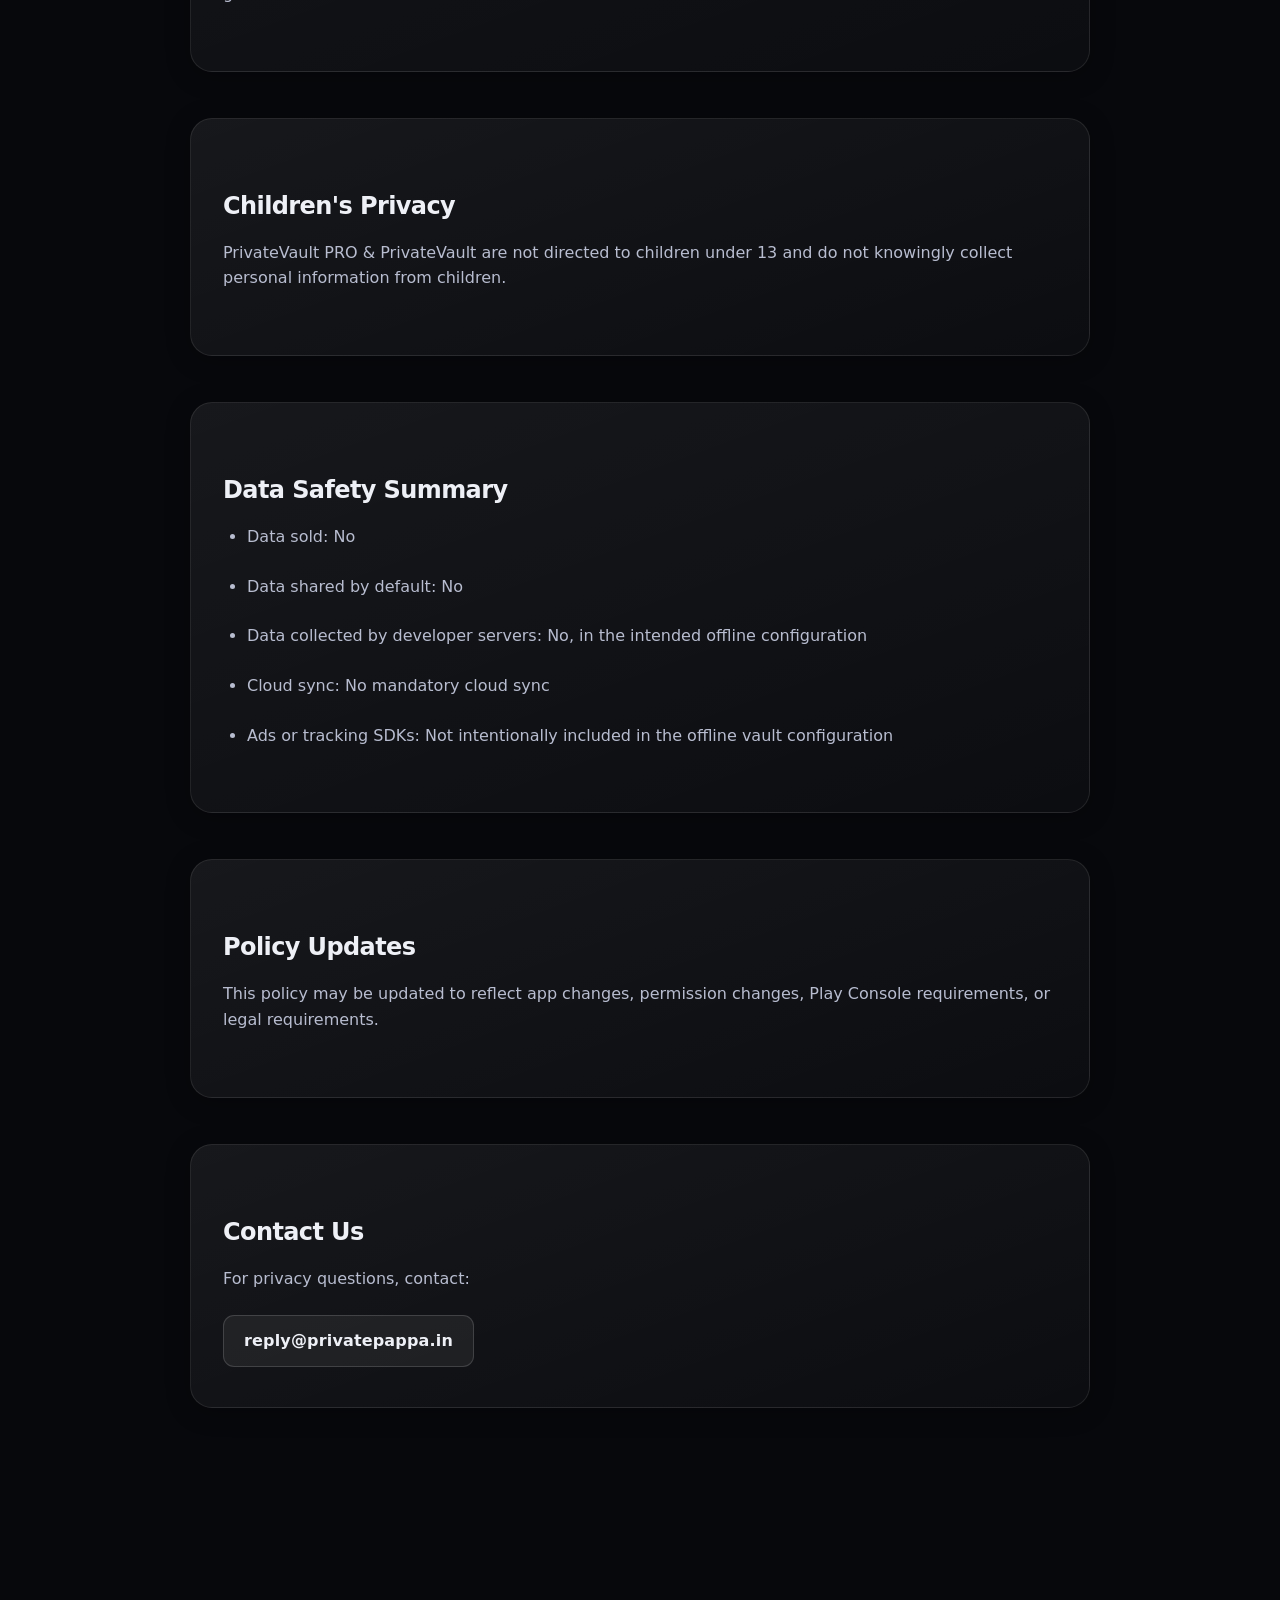
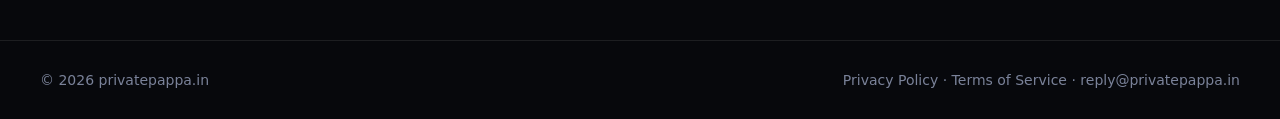
<file: privacy-policy.html>
<!DOCTYPE html>
<html lang="en">
<head>
<meta charset="UTF-8" />
<meta name="viewport" content="width=device-width, initial-scale=1.0" />
<link rel="preconnect" href="https://fonts.googleapis.com" />
<link rel="preconnect" href="https://fonts.gstatic.com" crossorigin />
<link href="https://fonts.googleapis.com/css2?family=Inter:wght@400;600;700&display=swap" rel="stylesheet" />
<title>Privacy Policy - PrivateVault | Privatepappa</title>
<meta name="description" content="PrivateVault PRO and PrivateVault are offline encrypted secure storage applications for safely storing and managing personal files on your Android device without cloud or internet access requirement." />
<meta http-equiv="Content-Security-Policy" content="default-src 'self'; img-src 'self' data: blob:; style-src 'self' https://fonts.googleapis.com; font-src 'self' https://fonts.gstatic.com; script-src 'self'; object-src 'none'; base-uri 'self'; frame-ancestors 'none'; form-action 'self';" />
<link rel="icon" href="/favicon.ico" sizes="any">
<link rel="icon" type="image/png" sizes="48x48" href="/favicon-48x48.png">
<link rel="icon" type="image/png" sizes="96x96" href="/favicon-96x96.png">
<link rel="icon" type="image/png" sizes="192x192" href="/favicon-192x192.png">
<link rel="apple-touch-icon" sizes="180x180" href="/apple-touch-icon.png">
<link rel="manifest" href="/site.webmanifest">
<link rel="stylesheet" href="./css/style.css" />
<!-- Open Graph -->
<meta property="og:type" content="website" />
<meta property="og:site_name" content="PrivateVault PRO &amp; PrivateVault" />
<meta property="og:url" content="https://privatepappa.in/privacy-policy.html" />
<meta property="og:title" content="Privacy Policy - PrivateVault | Privatepappa" />
<meta property="og:description" content="PrivateVault PRO and PrivateVault are offline encrypted secure storage applications for safely storing and managing personal files on your Android device without cloud or internet access requirement." />
<meta property="og:image" content="https://privatepappa.in/assets/logo.png" />
<meta property="og:image:width" content="512" />
<meta property="og:image:height" content="512" />
<meta property="og:image:type" content="image/png" />
<meta property="og:image:alt" content="PrivateVault app icon" />
<!-- Canonical -->
<link rel="canonical" href="https://privatepappa.in/privacy-policy.html" />
<!-- Structured Data -->
<script type="application/ld+json">
{
  "@context": "https://schema.org",
  "@type": "WebSite",
  "name": "PrivateVault PRO & PrivateVault",
  "url": "https://privatepappa.in",
  "logo": "https://privatepappa.in/assets/logo.png",
  "description": "PrivateVault PRO and PrivateVault are offline encrypted secure storage applications for safely storing and managing personal files on your Android device without cloud or internet access requirement."
}
</script>
</head>
<body>
<header class="site-header">
  <nav class="navbar">
    <div class="brand">
      <a href="/" aria-label="Privatepappain home">
        <img src="./assets/logo.png" alt="Privatepappain logo" width="34" height="34" />
      </a>
      <a class="brand-name" href="https://play.google.com/store/apps/dev?id=5408184378487018251" target="_blank" rel="noopener noreferrer" aria-label="Privatepappain on Google Play">Privatepappain</a>
    </div>
    <div class="nav-links" aria-label="Main navigation">
      <a class="" href="/">Home</a>
      <a class="" href="./faq.html">FAQs</a>
      <a class="active" href="./privacy-policy.html">Privacy Policy</a>
      <a class="" href="./terms-of-service.html">Terms of Service</a>
      <a class="" href="./contact-us.html">Contact Us</a>
    </div>
  </nav>
</header>
<main class="page legal-page">
  <section class="page-title">
    <h1>Privacy Policy</h1>
    <p>Last updated: July 6, 2026</p>
  </section>

  <!-- Table of Contents -->
  <article class="policy-card toc-card">
    <h2>Table of Contents</h2>
    <nav class="toc-nav">
      <ul>
        <li><a href="#overview">Overview</a></li>
        <li><a href="#data-collection">Data Collection</a></li>
        <li><a href="#permissions">Permissions and File Access</a></li>
        <li><a href="#data-usage">How Data Is Used?</a></li>
        <li><a href="#sharing">Sharing and Disclosure</a></li>
        <li><a href="#security">Security</a></li>
        <li><a href="#children">Children's Privacy</a></li>
        <li><a href="#summary">Data Safety Summary</a></li>
        <li><a href="#updates">Policy Updates</a></li>
        <li><a href="#contact">Contact Us</a></li>
      </ul>
    </nav>
  </article>

  <section class="content-stack">
    <article class="policy-card" id="overview">
      <h2>Overview</h2>
      <p>
        PrivateVault PRO &amp; PrivateVault are designed as offline encrypted vault apps. The apps are intended
        to protect files locally on your device and do not intentionally collect, sell,
        transmit, upload, or share your personal vault contents.
      </p>
    </article>

    <article class="policy-card" id="data-collection">
      <h2>Data Collection</h2>
      <p>
        In the intended offline production configuration, PrivateVault PRO &amp; PrivateVault do not collect user
        data through analytics, advertising SDKs, tracking SDKs, cloud sync, or remote servers.
      </p>
      <p>The app does not intentionally collect:</p>
      <ul>
        <li>Photos, videos, audio, or documents stored in your vault</li>
        <li>Vault passwords or encryption keys</li>
        <li>Contacts, messages, call logs, or location</li>
        <li>Advertising identifiers or behavioral analytics</li>
        <li>Usage tracking or crash analytics</li>
      </ul>
    </article>

    <article class="policy-card" id="permissions">
      <h2>Permissions and File Access</h2>
      <p>
        PrivateVault PRO &amp; PrivateVault request only permissions needed for user-selected app features.
        Media and file access permissions are used to import, preview, encrypt, decrypt,
        export, or manage files that you choose.
      </p>
      <ul>
        <li><code>READ_MEDIA_IMAGES</code> may be used for selected image imports and previews.</li>
        <li><code>READ_MEDIA_VIDEO</code> may be used for selected video imports and previews.</li>
        <li><code>READ_MEDIA_AUDIO</code> may be used for selected audio imports and previews where enabled.</li>
        <li>Android file picker access may be used so you can choose documents or folders.</li>
        <li><code>CAMERA</code> may be requested only when you choose direct camera capture or document scan features.</li>
      </ul>
      <p>
        Core vault operation is designed strictly not to require internet permission. While some apps combine file or media access with internet permissions (which can create a risk of data being transferred outside your device under the guise of syncing or backups), PrivateVault's lack of internet access removes this risk entirely.
      </p>
    </article>

    <article class="policy-card" id="data-usage">
      <h2>How Data Is Used?</h2>
      <p>
        Files you select are used locally to provide vault features, including encryption,
        decryption, local preview, local thumbnails, local search, export, sharing, and
        organization.
      </p>
      <p>
        Vault data is not sent to the developer by the app in the intended offline configuration.
      </p>
    </article>

    <article class="policy-card" id="sharing">
      <h2>Sharing and Disclosure</h2>
      <p>
        PrivateVault PRO &amp; PrivateVault do not intentionally share your vault contents with third parties.
        Files may leave the app only when you explicitly export or share decrypted files
        using your device's storage picker or Android share sheet.
      </p>
    </article>

    <article class="policy-card" id="security">
      <h2>Security</h2>
      <p>
        The app uses strong, industry-standard AES-256 symmetric encryption (with 256-bit keys) applied in secure modes like AES-GCM (Galois/Counter Mode). This provides both confidentiality and integrity protection, allowing the system to detect and reject any unauthorized tampering with encrypted data.
      </p>
      <p>
        Encryption keys are derived locally using hardened key derivation functions such as PBKDF2 or Argon2, incorporating salting and multiple hashing iterations to resist brute-force and dictionary attacks. All encryption, decryption, and key storage happen entirely on your device.
      </p>
      <p>
        Other security layers include secure vault sessions, protected previews, screenshot blocking on sensitive screens, and temporary file cleanup. For technical accuracy, while Android provides privacy indicators and dashboards for permissions, they only track when access occurs, not how data is processed afterward. Local, offline encryption remains a critical defense layer once permissions are granted.
      </p>
    </article>

    <article class="policy-card" id="children">
      <h2>Children's Privacy</h2>
      <p>
        PrivateVault PRO &amp; PrivateVault are not directed to children under 13 and do not knowingly collect personal
        information from children.
      </p>
    </article>

    <article class="policy-card" id="summary">
      <h2>Data Safety Summary</h2>
      <ul>
        <li>Data sold: No</li>
        <li>Data shared by default: No</li>
        <li>Data collected by developer servers: No, in the intended offline configuration</li>
        <li>Cloud sync: No mandatory cloud sync</li>
        <li>Ads or tracking SDKs: Not intentionally included in the offline vault configuration</li>
      </ul>
    </article>

    <article class="policy-card" id="updates">
      <h2>Policy Updates</h2>
      <p>
        This policy may be updated to reflect app changes, permission changes, Play Console
        requirements, or legal requirements.
      </p>
    </article>

    <article class="policy-card" id="contact">
      <h2>Contact Us</h2>
      <p>
        For privacy questions, contact:
      </p>
      <a class="contact-box" href="mailto:reply@privatepappa.in">reply@privatepappa.in</a>
    </article>
  </section>
</main>
<footer class="site-footer">
  <div class="footer-inner">
    <span>© 2026 privatepappa.in</span>
    <span>
      <a href="./privacy-policy.html">Privacy Policy</a> ·
      <a href="./terms-of-service.html">Terms of Service</a> ·
      <a href="mailto:reply@privatepappa.in">reply@privatepappa.in</a>
    </span>
  </div>
</footer>
</body>
</html>
</file>
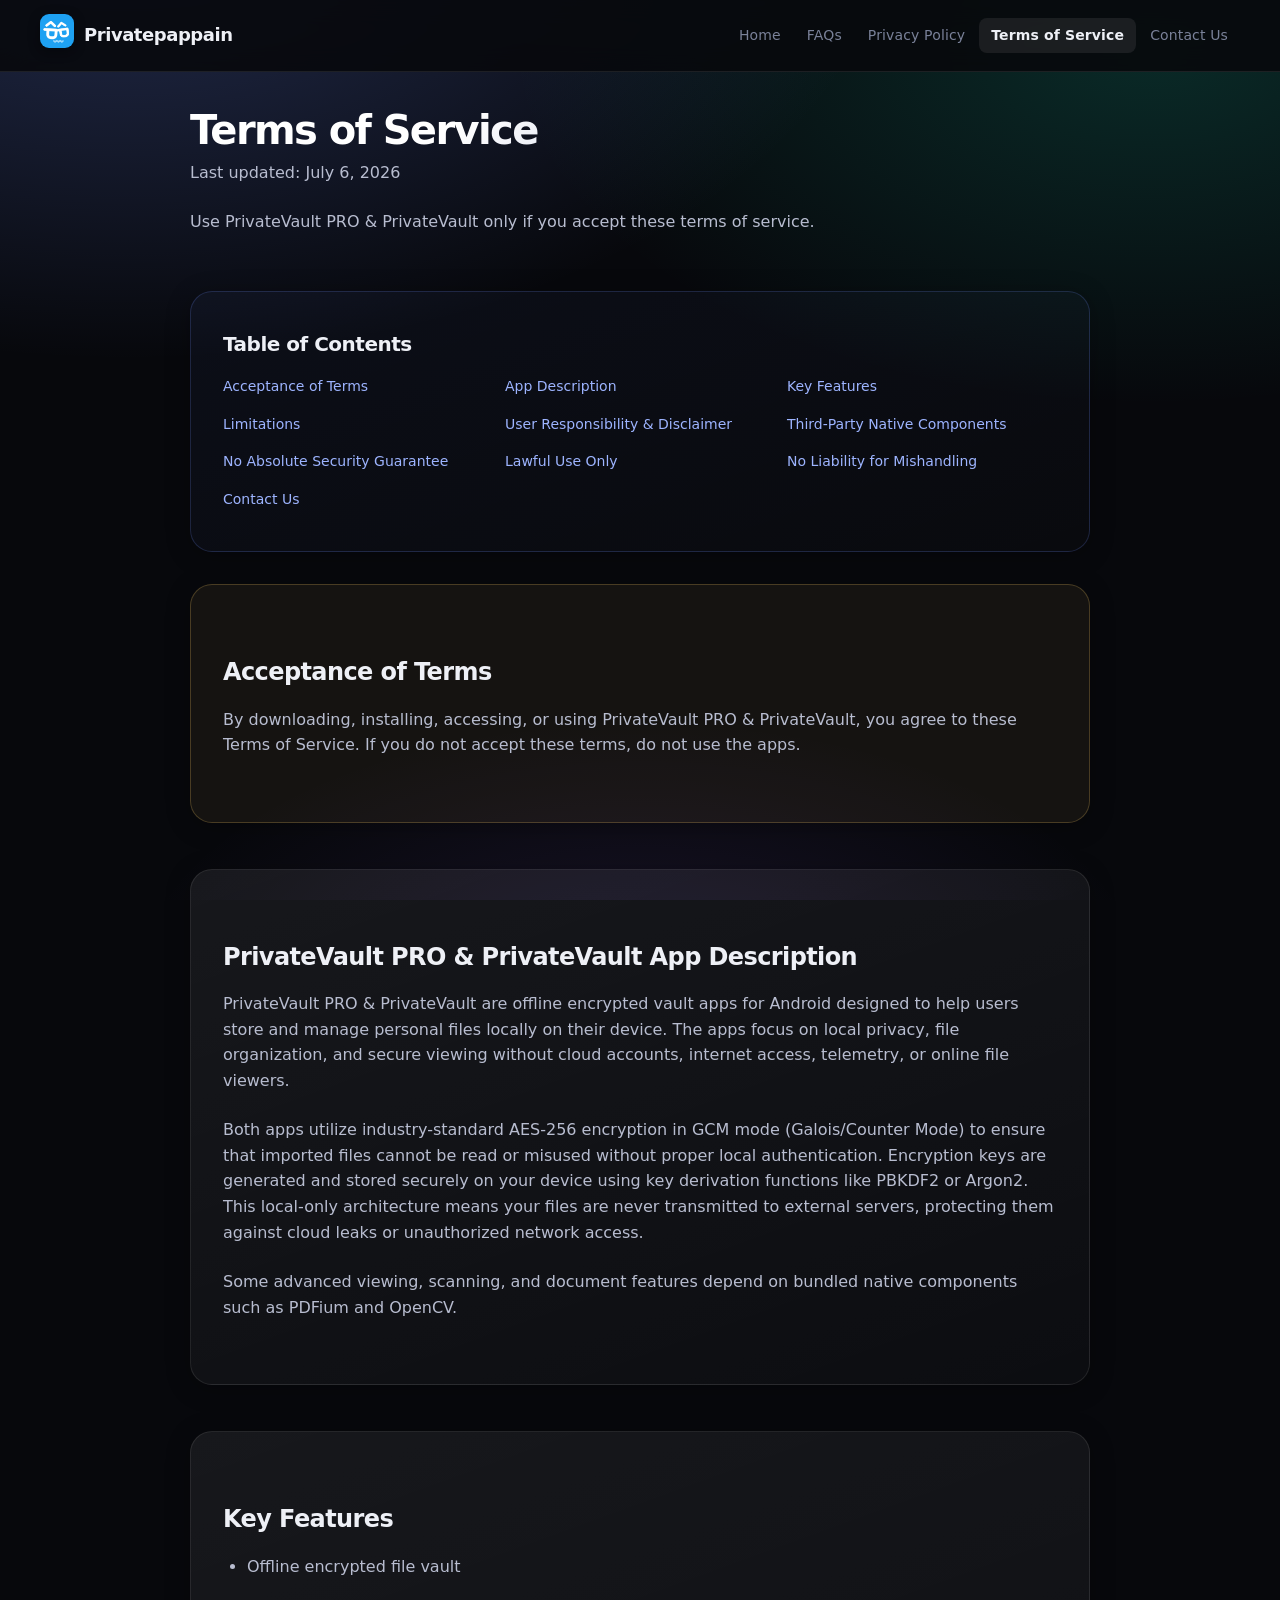
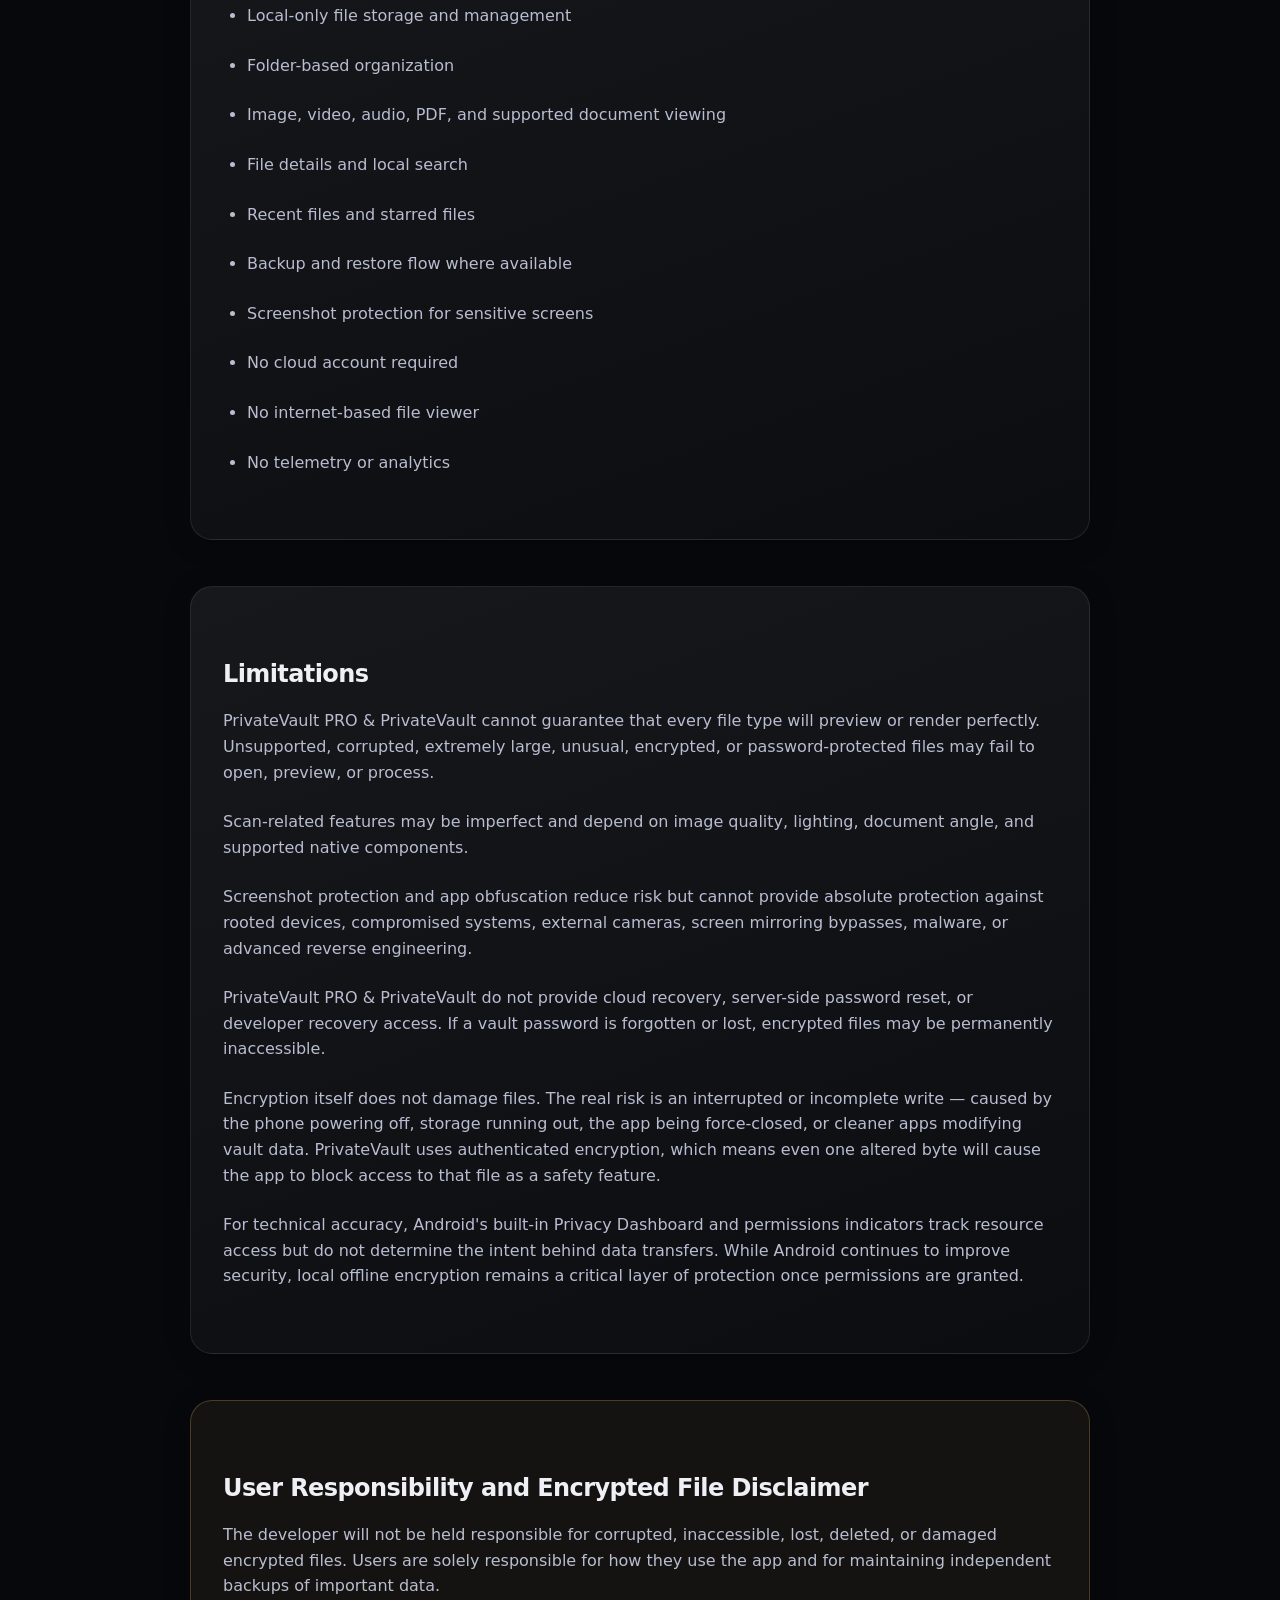
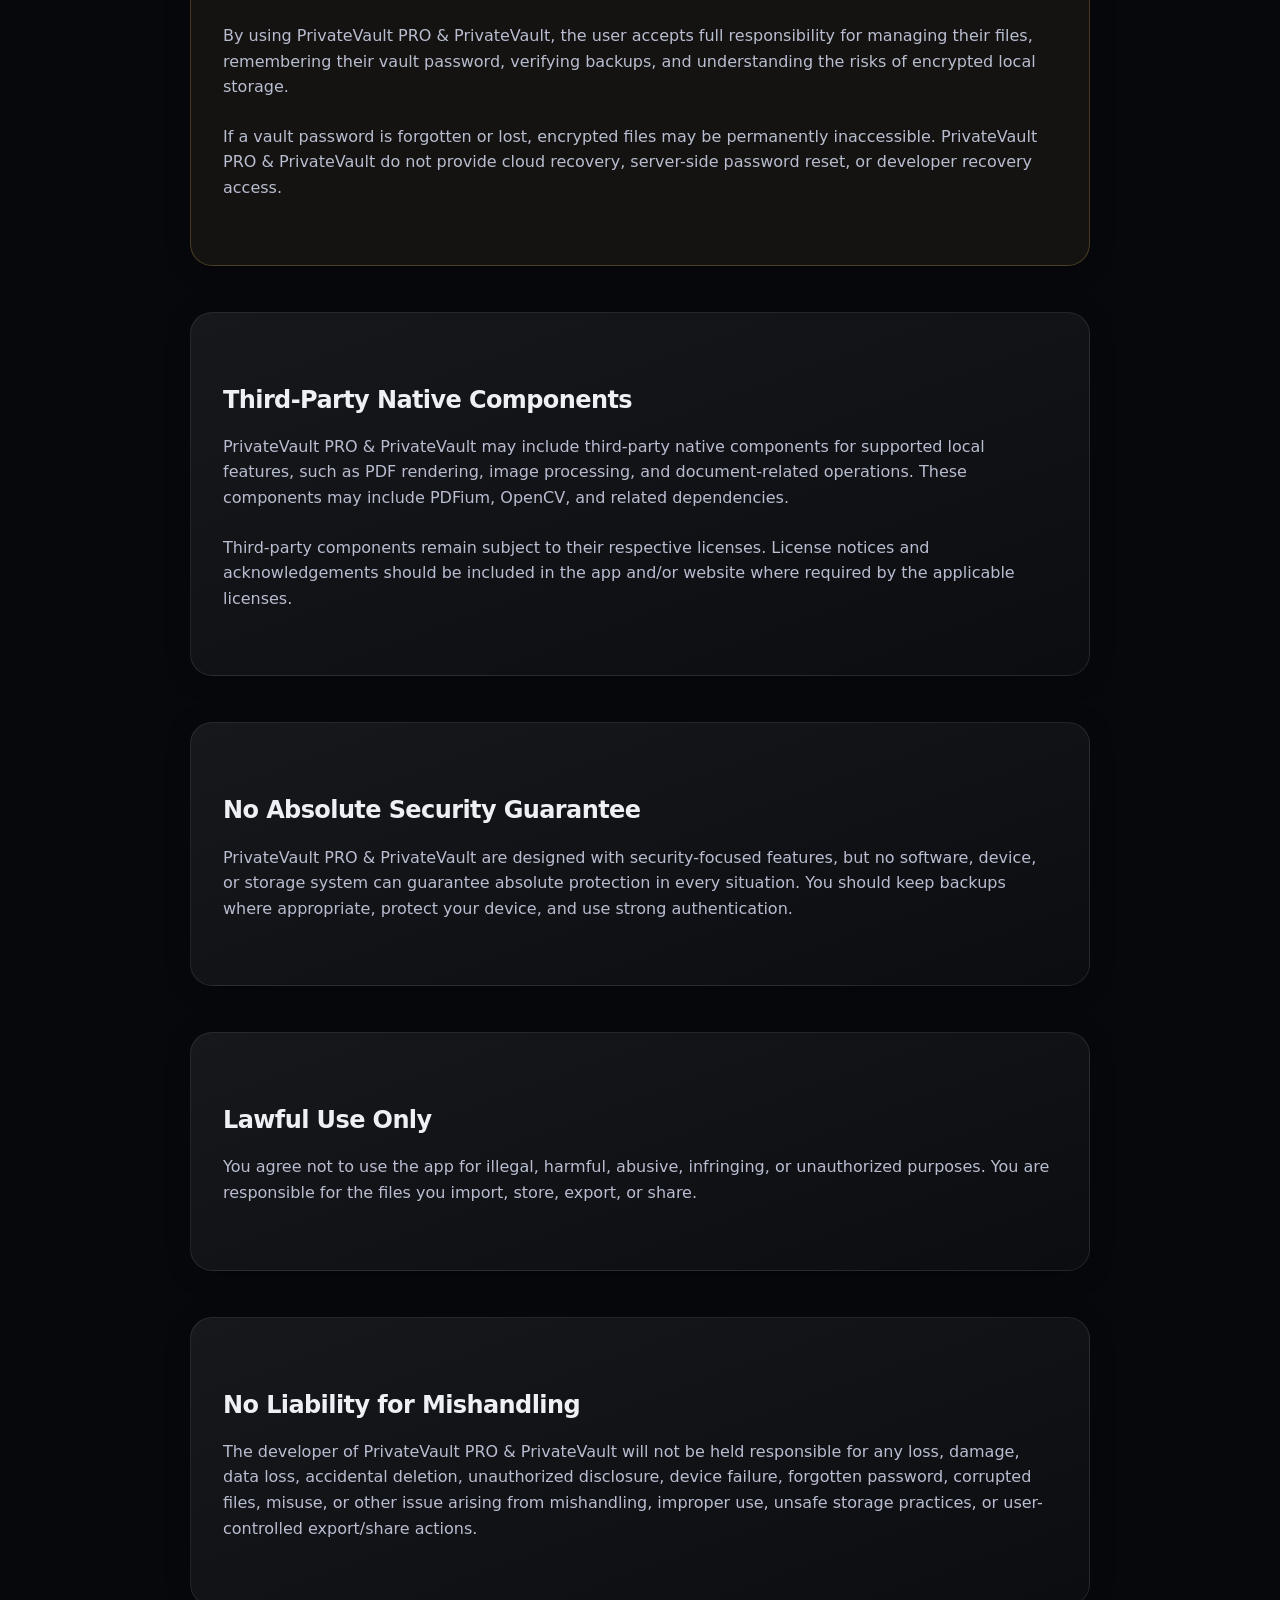
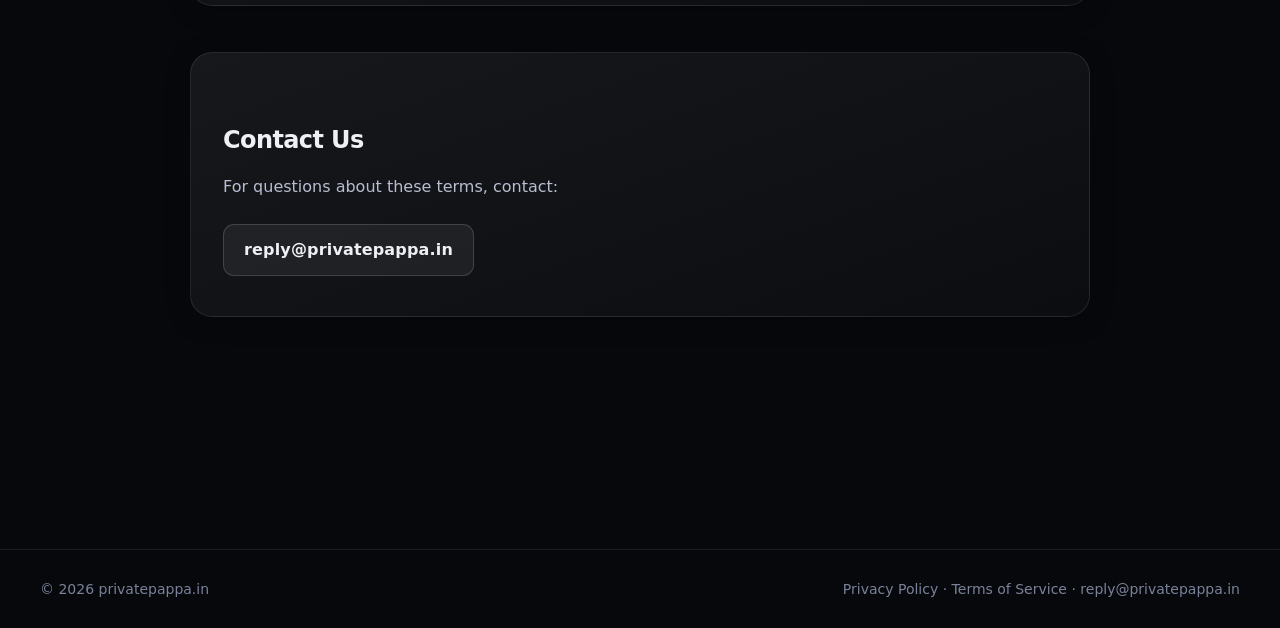
<file: terms-of-service.html>
<!DOCTYPE html>
<html lang="en">
<head>
<meta charset="UTF-8" />
<meta name="viewport" content="width=device-width, initial-scale=1.0" />
<link rel="preconnect" href="https://fonts.googleapis.com" />
<link rel="preconnect" href="https://fonts.gstatic.com" crossorigin />
<link href="https://fonts.googleapis.com/css2?family=Inter:wght@400;600;700&display=swap" rel="stylesheet" />
<title>Terms of Service - PrivateVault | Privatepappa</title>
<meta name="description" content="PrivateVault PRO and PrivateVault are offline encrypted secure storage applications for safely storing and managing personal files on your Android device without cloud or internet access requirement." />
<meta http-equiv="Content-Security-Policy" content="default-src 'self'; img-src 'self' data: blob:; style-src 'self' https://fonts.googleapis.com; font-src 'self' https://fonts.gstatic.com; script-src 'self'; object-src 'none'; base-uri 'self'; frame-ancestors 'none'; form-action 'self';" />
<link rel="icon" href="/favicon.ico" sizes="any">
<link rel="icon" type="image/png" sizes="48x48" href="/favicon-48x48.png">
<link rel="icon" type="image/png" sizes="96x96" href="/favicon-96x96.png">
<link rel="icon" type="image/png" sizes="192x192" href="/favicon-192x192.png">
<link rel="apple-touch-icon" sizes="180x180" href="/apple-touch-icon.png">
<link rel="manifest" href="/site.webmanifest">
<link rel="stylesheet" href="./css/style.css" />
<!-- Open Graph -->
<meta property="og:type" content="website" />
<meta property="og:site_name" content="PrivateVault PRO &amp; PrivateVault" />
<meta property="og:url" content="https://privatepappa.in/terms-of-service.html" />
<meta property="og:title" content="Terms of Service - PrivateVault | Privatepappa" />
<meta property="og:description" content="PrivateVault PRO and PrivateVault are offline encrypted secure storage applications for safely storing and managing personal files on your Android device without cloud or internet access requirement." />
<meta property="og:image" content="https://privatepappa.in/assets/logo.png" />
<meta property="og:image:width" content="512" />
<meta property="og:image:height" content="512" />
<meta property="og:image:type" content="image/png" />
<meta property="og:image:alt" content="PrivateVault app icon" />
<!-- Canonical -->
<link rel="canonical" href="https://privatepappa.in/terms-of-service.html" />
<!-- Structured Data -->
<script type="application/ld+json">
{
  "@context": "https://schema.org",
  "@type": "WebSite",
  "name": "PrivateVault PRO & PrivateVault",
  "url": "https://privatepappa.in",
  "logo": "https://privatepappa.in/assets/logo.png",
  "description": "PrivateVault PRO and PrivateVault are offline encrypted secure storage applications for safely storing and managing personal files on your Android device without cloud or internet access requirement."
}
</script>
</head>
<body>
<header class="site-header">
  <nav class="navbar">
    <div class="brand">
      <a href="/" aria-label="Privatepappain home">
        <img src="./assets/logo.png" alt="Privatepappain logo" width="34" height="34" />
      </a>
      <a class="brand-name" href="https://play.google.com/store/apps/dev?id=5408184378487018251" target="_blank" rel="noopener noreferrer" aria-label="Privatepappain on Google Play">Privatepappain</a>
    </div>
    <div class="nav-links" aria-label="Main navigation">
      <a class="" href="/">Home</a>
      <a class="" href="./faq.html">FAQs</a>
      <a class="" href="./privacy-policy.html">Privacy Policy</a>
      <a class="active" href="./terms-of-service.html">Terms of Service</a>
      <a class="" href="./contact-us.html">Contact Us</a>
    </div>
  </nav>
</header>
<main class="page legal-page">
  <section class="page-title">
    <h1>Terms of Service</h1>
    <p>Last updated: July 6, 2026</p>
    <p>Use PrivateVault PRO &amp; PrivateVault only if you accept these terms of service.</p>
  </section>

  <!-- Table of Contents -->
  <article class="policy-card toc-card">
    <h2>Table of Contents</h2>
    <nav class="toc-nav">
      <ul>
        <li><a href="#acceptance">Acceptance of Terms</a></li>
        <li><a href="#description">App Description</a></li>
        <li><a href="#features">Key Features</a></li>
        <li><a href="#limitations">Limitations</a></li>
        <li><a href="#responsibility">User Responsibility &amp; Disclaimer</a></li>
        <li><a href="#third-party">Third-Party Native Components</a></li>
        <li><a href="#security-guarantee">No Absolute Security Guarantee</a></li>
        <li><a href="#lawful-use">Lawful Use Only</a></li>
        <li><a href="#no-liability">No Liability for Mishandling</a></li>
        <li><a href="#contact">Contact Us</a></li>
      </ul>
    </nav>
  </article>

  <section class="content-stack">
    <article class="policy-card notice" id="acceptance">
      <h2>Acceptance of Terms</h2>
      <p>
        By downloading, installing, accessing, or using PrivateVault PRO &amp; PrivateVault, you agree to these Terms
        of Service. If you do not accept these terms, do not use the apps.
      </p>
    </article>

    <article class="policy-card" id="description">
      <h2>PrivateVault PRO &amp; PrivateVault App Description</h2>
      <p>
        PrivateVault PRO &amp; PrivateVault are offline encrypted vault apps for Android designed to help users store
        and manage personal files locally on their device. The apps focus on local privacy, file
        organization, and secure viewing without cloud accounts, internet access, telemetry, or
        online file viewers.
      </p>
      <p>
        Both apps utilize industry-standard AES-256 encryption in GCM mode (Galois/Counter Mode) to ensure that imported files cannot be read or misused without proper local authentication. Encryption keys are generated and stored securely on your device using key derivation functions like PBKDF2 or Argon2. This local-only architecture means your files are never transmitted to external servers, protecting them against cloud leaks or unauthorized network access.
      </p>
      <p>
        Some advanced viewing, scanning, and document features depend on bundled native
        components such as PDFium and OpenCV.
      </p>
    </article>

    <article class="policy-card" id="features">
      <h2>Key Features</h2>
      <ul>
        <li>Offline encrypted file vault</li>
        <li>Local-only file storage and management</li>
        <li>Folder-based organization</li>
        <li>Image, video, audio, PDF, and supported document viewing</li>
        <li>File details and local search</li>
        <li>Recent files and starred files</li>
        <li>Backup and restore flow where available</li>
        <li>Screenshot protection for sensitive screens</li>
        <li>No cloud account required</li>
        <li>No internet-based file viewer</li>
        <li>No telemetry or analytics</li>
      </ul>
    </article>

    <article class="policy-card" id="limitations">
      <h2>Limitations</h2>
      <p>
        PrivateVault PRO &amp; PrivateVault cannot guarantee that every file type will preview or render perfectly.
        Unsupported, corrupted, extremely large, unusual, encrypted, or password-protected files
        may fail to open, preview, or process.
      </p>
      <p>
        Scan-related features may be imperfect and depend on image quality, lighting,
        document angle, and supported native components.
      </p>
      <p>
        Screenshot protection and app obfuscation reduce risk but cannot provide absolute protection
        against rooted devices, compromised systems, external cameras, screen mirroring bypasses,
        malware, or advanced reverse engineering.
      </p>
      <p>
        PrivateVault PRO &amp; PrivateVault do not provide cloud recovery, server-side password reset, or developer
        recovery access. If a vault password is forgotten or lost, encrypted files may be
        permanently inaccessible.
      </p>
      <p>
        Encryption itself does not damage files. The real risk is an interrupted or incomplete write — caused by the phone powering off, storage running out, the app being force-closed, or cleaner apps modifying vault data. PrivateVault uses authenticated encryption, which means even one altered byte will cause the app to block access to that file as a safety feature.
      </p>
      <p>
        For technical accuracy, Android's built-in Privacy Dashboard and permissions indicators track resource access but do not determine the intent behind data transfers. While Android continues to improve security, local offline encryption remains a critical layer of protection once permissions are granted.
      </p>
    </article>

    <article class="policy-card notice" id="responsibility">
      <h2>User Responsibility and Encrypted File Disclaimer</h2>
      <p>
        The developer will not be held responsible for corrupted, inaccessible, lost, deleted, or
        damaged encrypted files. Users are solely responsible for how they use the app and for
        maintaining independent backups of important data.
      </p>
      <p>
        By using PrivateVault PRO &amp; PrivateVault, the user accepts full responsibility for managing their files,
        remembering their vault password, verifying backups, and understanding the risks of
        encrypted local storage.
      </p>
      <p>
        If a vault password is forgotten or lost, encrypted files may be permanently inaccessible.
        PrivateVault PRO &amp; PrivateVault do not provide cloud recovery, server-side password reset, or developer
        recovery access.
      </p>
    </article>

    <article class="policy-card" id="third-party">
      <h2>Third-Party Native Components</h2>
      <p>
        PrivateVault PRO &amp; PrivateVault may include third-party native components for supported local features, such
        as PDF rendering, image processing, and document-related operations. These components
        may include PDFium, OpenCV, and related dependencies.
      </p>
      <p>
        Third-party components remain subject to their respective licenses. License notices and
        acknowledgements should be included in the app and/or website where required by the
        applicable licenses.
      </p>
    </article>

    <article class="policy-card" id="security-guarantee">
      <h2>No Absolute Security Guarantee</h2>
      <p>
        PrivateVault PRO &amp; PrivateVault are designed with security-focused features, but no software, device, or
        storage system can guarantee absolute protection in every situation. You should keep
        backups where appropriate, protect your device, and use strong authentication.
      </p>
    </article>

    <article class="policy-card" id="lawful-use">
      <h2>Lawful Use Only</h2>
      <p>
        You agree not to use the app for illegal, harmful, abusive, infringing, or unauthorized
        purposes. You are responsible for the files you import, store, export, or share.
      </p>
    </article>

    <article class="policy-card" id="no-liability">
      <h2>No Liability for Mishandling</h2>
      <p>
        The developer of PrivateVault PRO &amp; PrivateVault will not be held responsible for any loss, damage, data
        loss, accidental deletion, unauthorized disclosure, device failure, forgotten password,
        corrupted files, misuse, or other issue arising from mishandling, improper use, unsafe
        storage practices, or user-controlled export/share actions.
      </p>
    </article>

    <article class="policy-card" id="contact">
      <h2>Contact Us</h2>
      <p>For questions about these terms, contact:</p>
      <a class="contact-box" href="mailto:reply@privatepappa.in">reply@privatepappa.in</a>
    </article>
  </section>
</main>
<footer class="site-footer">
  <div class="footer-inner">
    <span>© 2026 privatepappa.in</span>
    <span>
      <a href="./privacy-policy.html">Privacy Policy</a> ·
      <a href="./terms-of-service.html">Terms of Service</a> ·
      <a href="mailto:reply@privatepappa.in">reply@privatepappa.in</a>
    </span>
  </div>
</footer>
</body>
</html>
</file>
<file: css/style.css>
/* PrivateVault Website Global Styles */

/* ─── Design Tokens ─────────────────────────────────────────── */
:root {
  --bg: #07080c;
  --bg-soft: #0d0e16;
  --surface: rgba(255,255,255,0.05);
  --surface-strong: rgba(255,255,255,0.09);
  --text: #eef0f6;
  --text-secondary: #b8bdd0;
  --muted: #7a8299;
  --accent: #6d8dff;
  --accent-light: #9db4ff;
  --accent-2: #16c7a5;
  --warning: #ffcf66;
  --danger: #ff7d7d;
  --border: rgba(255,255,255,0.09);
  --border-strong: rgba(255,255,255,0.15);
  --shadow-sm: 0 4px 24px rgba(0,0,0,.28);
  --shadow: 0 20px 60px rgba(0,0,0,.38);
  --shadow-accent: 0 8px 40px rgba(109,141,255,.22);
  --radius-xl: 22px;
  --radius-md: 14px;
  --max: 1200px;

  /* Type scale */
  --text-xs:   0.75rem;   /* 12px */
  --text-sm:   0.875rem;  /* 14px */
  --text-base: 1rem;      /* 16px */
  --text-md:   1.125rem;  /* 18px */
  --text-lg:   1.25rem;   /* 20px */
  --text-xl:   1.5rem;    /* 24px */

  /* Weights */
  --fw-normal:    400;
  --fw-medium:    500;
  --fw-semibold:  600;
  --fw-bold:      700;
  --fw-extrabold: 800;
}

/* ─── Reset ─────────────────────────────────────────────────── */
*, *::before, *::after {
  box-sizing: border-box;
}

html {
  scroll-behavior: smooth;
  font-size: 16px;
  height: 100%;
  /* Solid page bg — gradients live in body::before */
  background: #07080c;
}

/* ─── Base ──────────────────────────────────────────────────── */
/* ── P1 FIX: Gradient background on a fixed compositor layer ──
   background-attachment:fixed forces CPU repaint on every scroll.
   Moving gradients to body::before with position:fixed paints once
   as a GPU layer, eliminating desktop scroll lag.                 */
body {
  margin: 0;
  color: var(--text);
  background: transparent; /* gradients now in body::before */
  font-family: 'Inter', ui-sans-serif, system-ui, -apple-system, BlinkMacSystemFont, 'Segoe UI', Arial, sans-serif;
  font-size: var(--text-base);
  line-height: 1.6;
  -webkit-font-smoothing: antialiased;
  -moz-osx-font-smoothing: grayscale;
  /* P3 FIX: text-rendering moved to headings only (see below) */
  display: flex;
  flex-direction: column;
  min-height: 100vh;
  text-align: left;
}

body::before {
  content: "";
  position: fixed;
  inset: 0;
  z-index: -1;
  background:
    radial-gradient(ellipse 60% 50% at 10% -10%, rgba(109,141,255,.28), transparent),
    radial-gradient(ellipse 50% 40% at 90% 5%,  rgba(22,199,165,.18), transparent),
    radial-gradient(ellipse 40% 30% at 50% 110%,rgba(162,109,255,.12), transparent),
    var(--bg);
  pointer-events: none;
}

/* P3 FIX: text-rendering only on headings where it matters */
h1, h2, h3, h4, h5, h6 {
  text-rendering: optimizeLegibility;
}

a {
  color: inherit;
}

img, svg {
  max-width: 100%;
}

/* ─── Header & Nav ──────────────────────────────────────────── */
.site-header {
  position: sticky;
  top: 0;
  z-index: 20;
  background: rgba(7,8,12,.88);
  /* P2 FIX: Reduced blur from 24px→12px — high blur forces expensive
     real-time compositing pass on every scroll frame on desktop */
  backdrop-filter: blur(12px);
  -webkit-backdrop-filter: blur(12px);
  border-bottom: 1px solid var(--border);
}

.navbar {
  width: min(var(--max), calc(100% - 40px));
  margin: auto;
  padding: 14px 0;
  display: flex;
  align-items: center;
  justify-content: space-between;
  gap: 18px;
}

.brand {
  display: flex;
  align-items: center;
  gap: 10px;
  font-size: var(--text-md);
  font-weight: var(--fw-bold);
  letter-spacing: -.025em;
  color: var(--text);
  flex-shrink: 0;
}

.brand-name {
  color: var(--text);
  text-decoration: none !important;
  font-size: var(--text-md);
  font-weight: var(--fw-bold);
  letter-spacing: -.025em;
  transition: color .15s ease;
}

.brand-name:hover {
  color: var(--accent-light);
  text-decoration: none !important;
}

.brand img {
  width: 34px;
  height: 34px;
  border-radius: 9px;
  box-shadow: 0 3px 12px rgba(0,0,0,.35);
  flex-shrink: 0;
}

.nav-links {
  display: flex;
  gap: 2px;
  align-items: center;
  flex-wrap: wrap;
}

.nav-links a {
  color: var(--muted);
  text-decoration: none;
  font-weight: var(--fw-medium);
  font-size: var(--text-sm);
  padding: 6px 12px;
  border-radius: 8px;
  letter-spacing: .01em;
  transition: color .15s ease, background .15s ease;
}

.nav-links a:hover {
  color: var(--text-secondary);
  background: rgba(255,255,255,.06);
}

.nav-links a.active {
  color: var(--text);
  background: rgba(255,255,255,.08);
  font-weight: var(--fw-semibold);
}

/* ─── Page layout ───────────────────────────────────────────── */
.page {
  width: min(var(--max), calc(100% - 40px));
  margin: auto;
  flex: 1 0 auto;
}

/* ─── Hero ──────────────────────────────────────────────────── */
.hero {
  padding: 48px 0 64px;
  display: grid;
  grid-template-columns: 1fr 420px;
  gap: 56px;
  align-items: center;
}

/* Hero heading — gradient text */
.hero h1,
.page-title h1 {
  margin: 0 0 .2em;
  font-size: 2.5rem;
  font-weight: var(--fw-extrabold);
  line-height: 1.1;
  letter-spacing: -.04em;
  background: linear-gradient(140deg, #fff 30%, rgba(180,196,255,.80) 100%);
  -webkit-background-clip: text;
  -webkit-text-fill-color: transparent;
  background-clip: text;
}

.hero p,
.page-title p {
  color: var(--text-secondary);
  font-size: var(--text-lg);
  line-height: 1.75;
  max-width: 640px;
  font-weight: var(--fw-normal);
  margin-top: 0;
}

/* ─── Hero card ─────────────────────────────────────────────── */
.hero-card {
  background: linear-gradient(160deg, rgba(255,255,255,.09) 0%, rgba(255,255,255,.04) 100%);
  border: 1px solid var(--border-strong);
  border-radius: 28px;
  padding: 32px;
  box-shadow: var(--shadow), var(--shadow-accent);
  position: relative;
  overflow: hidden;
  /* P4 FIX: own compositor layer for shadow/transform animations */
  will-change: transform;
}

.hero-card::before {
  content: "";
  position: absolute;
  top: -80px;
  right: -60px;
  width: 260px;
  height: 260px;
  background: radial-gradient(circle, rgba(109,141,255,.22) 0%, transparent 70%);
  pointer-events: none;
}

.hero-card::after {
  content: "";
  position: absolute;
  bottom: -60px;
  left: -40px;
  width: 180px;
  height: 180px;
  background: radial-gradient(circle, rgba(22,199,165,.10) 0%, transparent 70%);
  pointer-events: none;
}

.hero-card h2 {
  font-size: var(--text-xl);
  font-weight: var(--fw-bold);
  letter-spacing: -.025em;
  line-height: 1.28;
  margin: 0 0 8px;
  color: var(--text);
}

.hero-card > p {
  color: var(--muted);
  font-size: var(--text-sm);
  line-height: 1.7;
  margin: 0;
}

.app-icon-large {
  width: 128px;
  height: 128px;
  border-radius: 28px;
  display: block;
  margin-bottom: 20px;
  position: relative;
  box-shadow: 0 8px 32px rgba(0,0,0,.30);
}

/* ─── Badges ────────────────────────────────────────────────── */
.badge-row {
  display: flex;
  flex-wrap: wrap;
  gap: 7px;
  margin: 16px 0;
}

.badge {
  display: inline-flex;
  align-items: center;
  gap: 5px;
  border: 1px solid var(--border);
  background: rgba(255,255,255,.05);
  padding: 4px 10px;
  border-radius: 999px;
  color: var(--muted);
  font-weight: var(--fw-medium);
  font-size: var(--text-xs);
  letter-spacing: .05em;
  text-transform: uppercase;
}

/* ─── CTA Row & Buttons ─────────────────────────────────────── */
.cta-row {
  display: flex;
  flex-direction: column;
  gap: 10px;
  margin-top: 24px;
}

/* KEY FIX: use `flex` not `inline-flex` so width:100% works correctly */
.btn {
  display: flex;
  align-items: center;
  justify-content: center;
  width: 100%;
  min-height: 50px;
  padding: 0 20px;
  border-radius: 12px;
  text-decoration: none;
  font-family: inherit;
  font-weight: var(--fw-semibold);
  font-size: var(--text-base);
  letter-spacing: .015em;
  border: 1px solid transparent;
  transition: transform .18s ease, box-shadow .18s ease, background .18s ease, border-color .18s ease;
  cursor: pointer;
  white-space: nowrap;
  gap: 8px;
  flex-shrink: 0;
  /* P4 FIX: promote to own compositor layer for smooth hover animation */
  will-change: transform;
}

.btn:hover {
  transform: translateY(-2px);
}

.btn-primary {
  background: linear-gradient(135deg, #5f83ff 0%, #9b5fff 100%);
  color: #fff;
  border-color: transparent;
  box-shadow: 0 4px 22px rgba(109,141,255,.42), inset 0 1px 0 rgba(255,255,255,.18);
}

.btn-primary:hover {
  background: linear-gradient(135deg, #7295ff 0%, #ae72ff 100%);
  box-shadow: 0 8px 32px rgba(109,141,255,.58), inset 0 1px 0 rgba(255,255,255,.22);
}

.btn-secondary {
  background: rgba(255,255,255,.07);
  color: var(--text);
  border-color: var(--border-strong);
  box-shadow: inset 0 1px 0 rgba(255,255,255,.09), 0 2px 10px rgba(0,0,0,.20);
}

.btn-secondary:hover {
  background: rgba(255,255,255,.11);
  border-color: rgba(255,255,255,.26);
  box-shadow: inset 0 1px 0 rgba(255,255,255,.14), 0 4px 18px rgba(0,0,0,.28);
}

.coming-soon {
  display: inline-flex;
  margin-left: 10px;
  padding: 3px 8px;
  border-radius: 999px;
  background: rgba(255,207,102,.15);
  color: var(--warning);
  font-size: var(--text-xs);
  font-weight: var(--fw-semibold);
  letter-spacing: .04em;
  vertical-align: middle;
}

/* ─── Sections ──────────────────────────────────────────────── */
.section {
  padding: 5rem 0;
  border-top: 1px solid var(--border);
}

.section:first-of-type {
  border-top: none;
}

.section h2 {
  margin: 0 0 12px;
  font-size: 2rem;
  font-weight: var(--fw-extrabold);
  letter-spacing: -.035em;
  line-height: 1.2;
  background: linear-gradient(135deg, var(--text) 0%, var(--text-secondary) 100%);
  -webkit-background-clip: text;
  -webkit-text-fill-color: transparent;
  background-clip: text;
}

.section-lead {
  color: var(--text-secondary);
  font-size: var(--text-md);
  line-height: 1.6;
  max-width: 80ch;
  margin-bottom: 24px;
  font-weight: var(--fw-normal);
}

/* ─── Feature grid & cards ──────────────────────────────────── */
.grid {
  display: grid;
  grid-template-columns: repeat(3, 1fr);
  gap: 14px;
}

.card,
.policy-card,
.faq-card {
  background: linear-gradient(160deg, rgba(255,255,255,.065) 0%, rgba(255,255,255,.025) 100%);
  border: 1px solid var(--border);
  border-radius: var(--radius-xl);
  padding: 2rem;
  box-shadow: var(--shadow-sm);
  transition: border-color .22s ease, box-shadow .22s ease, transform .22s ease;
}

.card:hover {
  border-color: var(--border-strong);
  box-shadow: 0 12px 44px rgba(0,0,0,.22);
  transform: translateY(-2px);
}

.card h3,
.faq-card h3 {
  margin-top: 0;
  margin-bottom: 8px;
  font-size: 1.5rem;
  font-weight: var(--fw-semibold);
  letter-spacing: -.015em;
  line-height: 1.3;
  color: var(--text);
}

.policy-card h2 {
  margin-top: 0;
  font-size: var(--text-xl);
  font-weight: var(--fw-bold);
  letter-spacing: -.025em;
  line-height: 1.25;
  color: var(--text);
}

.card p,
.policy-card p,
.policy-card li,
.faq-card p,
.faq-card li {
  color: var(--muted);
  font-size: var(--text-sm);
  line-height: 1.7;
}

.feature-icon {
  width: 40px;
  height: 40px;
  border-radius: 11px;
  display: grid;
  place-items: center;
  background: linear-gradient(135deg, rgba(109,141,255,.18), rgba(109,141,255,.06));
  font-size: 18px;
  margin-bottom: 14px;
  border: 1px solid rgba(109,141,255,.15);
}

/* ─── Page title (inner pages) ──────────────────────────────── */
.page-title {
  padding: 36px 0 32px;
}

.page-title p {
  color: var(--text-secondary);
  font-size: var(--text-lg);
}

.content-stack {
  display: grid;
  gap: 14px;
  padding-bottom: 72px;
}

.policy-card ul,
.faq-card ul {
  margin-bottom: 0;
}

/* ─── FAQ ───────────────────────────────────────────────────── */
.faq-tools {
  margin: 20px 0 28px;
}

.search-input {
  width: 100%;
  max-width: 720px;
  padding: 14px 18px;
  border-radius: 12px;
  border: 1px solid var(--border);
  background: rgba(255,255,255,.06);
  color: var(--text);
  outline: none;
  font-family: inherit;
  font-size: var(--text-base);
  transition: border-color .18s ease, box-shadow .18s ease;
}

.search-input:focus {
  border-color: rgba(109,141,255,.45);
  box-shadow: 0 0 0 3px rgba(109,141,255,.12);
}

.search-input::placeholder {
  color: var(--muted);
}

.faq-grid {
  display: grid;
  gap: 10px;
}

.faq-card {
  padding: 20px 24px;
}

/* ─── Label chip (FAQ category) ─────────────────────────────── */
.label {
  display: inline-flex;
  font-size: 10px;
  font-weight: var(--fw-semibold);
  letter-spacing: .07em;
  text-transform: uppercase;
  color: var(--accent-light);
  background: rgba(109,141,255,.11);
  border: 1px solid rgba(109,141,255,.20);
  border-radius: 999px;
  padding: 3px 9px;
  margin-bottom: 10px;
}

/* ─── Notice card ───────────────────────────────────────────── */
.notice {
  border-color: rgba(255,207,102,.22);
  background: rgba(255,207,102,.06);
}

/* ─── Contact box ───────────────────────────────────────────── */
.contact-box {
  display: inline-flex;
  gap: 10px;
  align-items: center;
  padding: 12px 20px;
  border-radius: 11px;
  background: rgba(255,255,255,.06);
  border: 1px solid var(--border-strong);
  text-decoration: none;
  color: var(--text);
  font-weight: var(--fw-semibold);
  font-size: var(--text-base);
  letter-spacing: .01em;
  transition: background .18s ease, border-color .18s ease;
}

.contact-box:hover {
  background: rgba(255,255,255,.10);
  border-color: rgba(255,255,255,.25);
}

/* ─── Footer ────────────────────────────────────────────────── */
.site-footer {
  margin-top: 48px;
  border-top: 1px solid var(--border);
  color: var(--muted);
  font-size: var(--text-sm);
  flex-shrink: 0;
}

.footer-inner {
  width: min(var(--max), calc(100% - 40px));
  margin: auto;
  padding: 28px 0;
  display: flex;
  justify-content: space-between;
  align-items: center;
  gap: 18px;
  flex-wrap: wrap;
}

.footer-inner a {
  color: var(--muted);
  text-decoration: none;
  transition: color .15s ease;
}

.footer-inner a:hover {
  color: var(--text-secondary);
}

/* ─── Inline code ───────────────────────────────────────────── */
code {
  color: #c0d4ff;
  background: rgba(109,141,255,.10);
  border: 1px solid rgba(109,141,255,.15);
  padding: 2px 7px;
  border-radius: 6px;
  font-size: .875em;
}

/* ─── Comparison section ────────────────────────────────────── */
.comparison-grid {
  display: grid;
  grid-template-columns: 1fr 1fr;
  gap: 18px;
  margin-top: 28px;
}

.comparison-card {
  background: linear-gradient(160deg, rgba(255,255,255,.065) 0%, rgba(255,255,255,.025) 100%);
  border: 1px solid var(--border);
  border-radius: var(--radius-xl);
  padding: 28px 24px;
  box-shadow: var(--shadow-sm);
}

.comparison-card h3 {
  margin-top: 0;
  margin-bottom: 16px;
  font-size: var(--text-md);
  font-weight: var(--fw-bold);
  letter-spacing: -.015em;
  color: var(--text);
  border-bottom: 1px solid var(--border);
  padding-bottom: 12px;
}

.comparison-card.pro-card {
  border-color: rgba(109,141,255,.28);
  background: linear-gradient(160deg, rgba(109,141,255,.09) 0%, rgba(162,109,255,.04) 100%);
  box-shadow: var(--shadow-sm), 0 0 0 1px rgba(109,141,255,.10) inset;
}

.comparison-card.pro-card h3 {
  background: linear-gradient(135deg, var(--accent-light), #c084fc);
  -webkit-background-clip: text;
  -webkit-text-fill-color: transparent;
  background-clip: text;
  border-bottom-color: rgba(109,141,255,.20);
}

.comparison-list {
  list-style: none;
  padding: 0;
  margin: 0;
}

.comparison-list li {
  position: relative;
  padding-left: 20px;
  margin-bottom: 9px;
  color: var(--muted);
  font-size: var(--text-sm);
  line-height: 1.65;
}

.comparison-list li::before {
  content: "✓";
  position: absolute;
  left: 0;
  top: 0;
  color: var(--accent-2);
  font-weight: var(--fw-bold);
  font-size: 12px;
}

.comparison-card.pro-card .comparison-list li::before {
  content: "✦";
  color: var(--accent-light);
  font-size: 10px;
  top: 2px;
}

/* ─── Responsive: 1024px ────────────────────────────────────── */
@media (max-width: 1024px) {
  .hero {
    grid-template-columns: 1fr 380px;
    gap: 40px;
  }
}

/* ─── Responsive: 920px ─────────────────────────────────────── */
@media (max-width: 920px) {
  .hero {
    grid-template-columns: 1fr;
    padding-top: 28px;
    gap: 28px;
  }

  .hero p,
  .page-title p {
    font-size: var(--text-md);
  }

  .grid {
    grid-template-columns: 1fr 1fr;
  }

  .app-icon-large {
    width: 112px;
    height: 112px;
  }

  .comparison-grid {
    grid-template-columns: 1fr;
  }
}

/* ─── Responsive: 640px ─────────────────────────────────────── */
@media (max-width: 640px) {
  .navbar {
    align-items: flex-start;
    flex-direction: column;
    padding: 12px 0;
    gap: 8px;
  }

  .nav-links {
    gap: 2px;
    flex-wrap: wrap;
  }

  .nav-links a {
    font-size: 13px;
    padding: 5px 9px;
  }

  .page-title {
    padding: 20px 0 18px;
  }

  .hero {
    padding: 20px 0 32px;
    gap: 24px;
  }

  .hero h1,
  .page-title h1 {
    font-size: clamp(30px, 10vw, 46px);
  }

  .hero p,
  .page-title p {
    font-size: var(--text-base);
  }

  .section {
    padding: 32px 0;
  }

  .section h2 {
    font-size: clamp(20px, 6vw, 30px);
  }

  .grid {
    grid-template-columns: 1fr;
  }

  .hero-card {
    border-radius: 20px;
    padding: 22px 18px;
  }

  .app-icon-large {
    width: 84px;
    height: 84px;
    border-radius: 20px;
    margin-bottom: 14px;
  }

  .badge {
    font-size: 10px;
    padding: 4px 8px;
  }

  .comparison-card {
    padding: 20px 16px;
  }

  .comparison-list li {
    font-size: var(--text-sm);
    margin-bottom: 8px;
  }

  .search-input {
    font-size: var(--text-base);
    padding: 13px 14px;
  }

  .faq-card {
    padding: 16px 18px;
  }

  .footer-inner {
    flex-direction: column;
    align-items: flex-start;
    gap: 8px;
    padding: 20px 0;
  }
}

/* ─── Beta Box ───────────────────────────────────────────────── */
.beta-box {
  margin-top: 28px;
  padding: 24px 28px;
  background: linear-gradient(135deg, rgba(93,166,255,.11) 0%, rgba(109,141,255,.05) 100%);
  border: 1px solid rgba(93,166,255,.28);
  border-radius: 18px;
  text-align: center;
  position: relative;
  overflow: hidden;
}

.beta-box::before {
  content: "";
  position: absolute;
  inset: 0;
  background: radial-gradient(ellipse 70% 60% at 50% 0%, rgba(93,166,255,.12), transparent);
  pointer-events: none;
}

.beta-box__title {
  margin: 0 0 8px;
  color: #7ab8ff;
  font-size: var(--text-lg);
  font-weight: var(--fw-bold);
  letter-spacing: -.02em;
  line-height: 1.3;
}

.beta-box__sub {
  margin: 0 0 20px;
  color: var(--text-secondary);
  font-size: var(--text-sm);
  line-height: 1.6;
}

/* Beta CTA button */
.btn-beta {
  display: inline-flex;
  align-items: center;
  gap: 8px;
  padding: 14px 32px;
  background: linear-gradient(135deg, #4a8fff 0%, #6d8dff 100%);
  color: #fff;
  font-family: inherit;
  font-size: var(--text-base);
  font-weight: var(--fw-semibold);
  letter-spacing: .02em;
  text-decoration: none;
  border-radius: 12px;
  border: 1px solid transparent;
  box-shadow:
    0 4px 20px rgba(74,143,255,.45),
    inset 0 1px 0 rgba(255,255,255,.20);
  transition: transform .18s ease, box-shadow .18s ease, background .18s ease;
  position: relative;
}

.btn-beta:hover {
  transform: translateY(-2px);
  background: linear-gradient(135deg, #5c9fff 0%, #7e9bff 100%);
  box-shadow:
    0 8px 32px rgba(74,143,255,.60),
    inset 0 1px 0 rgba(255,255,255,.24);
}

.btn-beta__arrow {
  display: inline-block;
  transition: transform .18s ease;
  font-style: normal;
}

.btn-beta:hover .btn-beta__arrow {
  transform: translateX(3px);
}

@media (max-width: 640px) {
  .beta-box {
    padding: 20px 18px;
    border-radius: 14px;
  }

  .btn-beta {
    width: 100%;
    justify-content: center;
    padding: 14px 24px;
  }
}

/* ─── Legal Pages Specific Styling ───────────────────────────── */
.legal-page {
  max-width: 900px !important;
  margin: 0 auto;
  padding-bottom: 5rem;
}

.legal-page .policy-card {
  margin-bottom: 2rem;
  padding: 2.5rem 2rem;
}

.legal-page p,
.legal-page li {
  font-size: var(--text-base);
  line-height: 1.6;
  margin-bottom: 1.5em; /* white space between paragraphs */
  color: var(--text-secondary);
}

.legal-page h2 {
  font-size: var(--text-xl) !important; /* 24px */
  margin-top: 2rem;
  margin-bottom: 1.2rem;
  font-weight: var(--fw-bold);
  background: none !important;
  -webkit-background-clip: unset !important;
  -webkit-text-fill-color: unset !important;
  color: var(--text) !important;
}

.legal-page h3 {
  font-size: var(--text-lg) !important; /* 20px */
  margin-top: 1.5rem;
  margin-bottom: 0.8rem;
  font-weight: var(--fw-semibold);
  color: var(--text) !important;
}

.legal-page ul,
.legal-page ol {
  margin-top: 0.5rem;
  margin-bottom: 1.5rem;
  padding-left: 1.5rem;
}

/* Table of Contents Styling */
.toc-card {
  background: linear-gradient(160deg, rgba(109,141,255,.05) 0%, rgba(255,255,255,.01) 100%) !important;
  border-color: rgba(109,141,255,.2) !important;
}

.toc-card h2 {
  font-size: var(--text-lg) !important;
  margin-top: 0 !important;
  margin-bottom: 1rem !important;
}

.toc-nav ul {
  list-style: none !important;
  padding: 0 !important;
  margin: 0 !important;
  display: grid;
  grid-template-columns: repeat(auto-fit, minmax(240px, 1fr));
  gap: 12px;
}

.toc-nav li {
  margin-bottom: 0 !important;
  padding-left: 0 !important;
}

.toc-nav a {
  color: var(--accent-light);
  text-decoration: none;
  font-size: var(--text-sm);
  font-weight: var(--fw-medium);
  transition: color 0.15s ease;
  display: inline-block;
}

.toc-nav a:hover {
  color: var(--text);
  text-decoration: underline;
}
</file>
